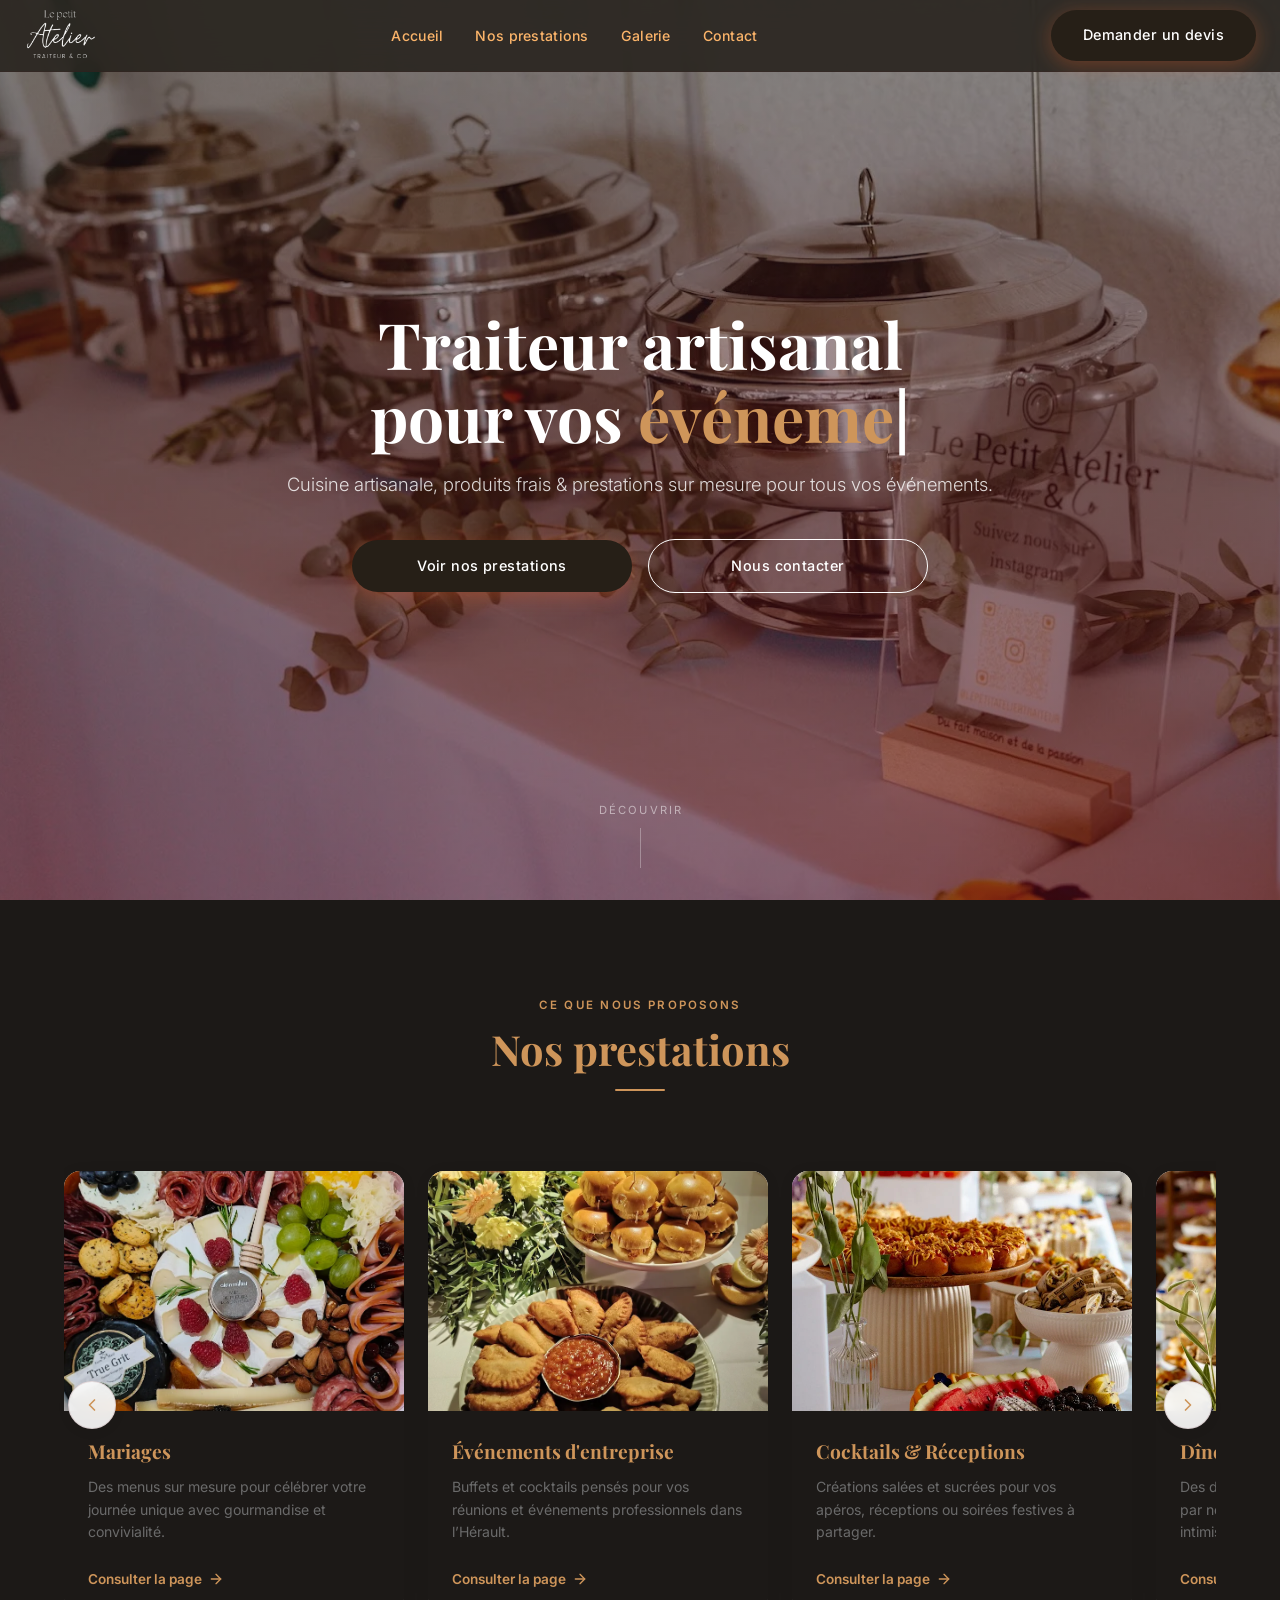
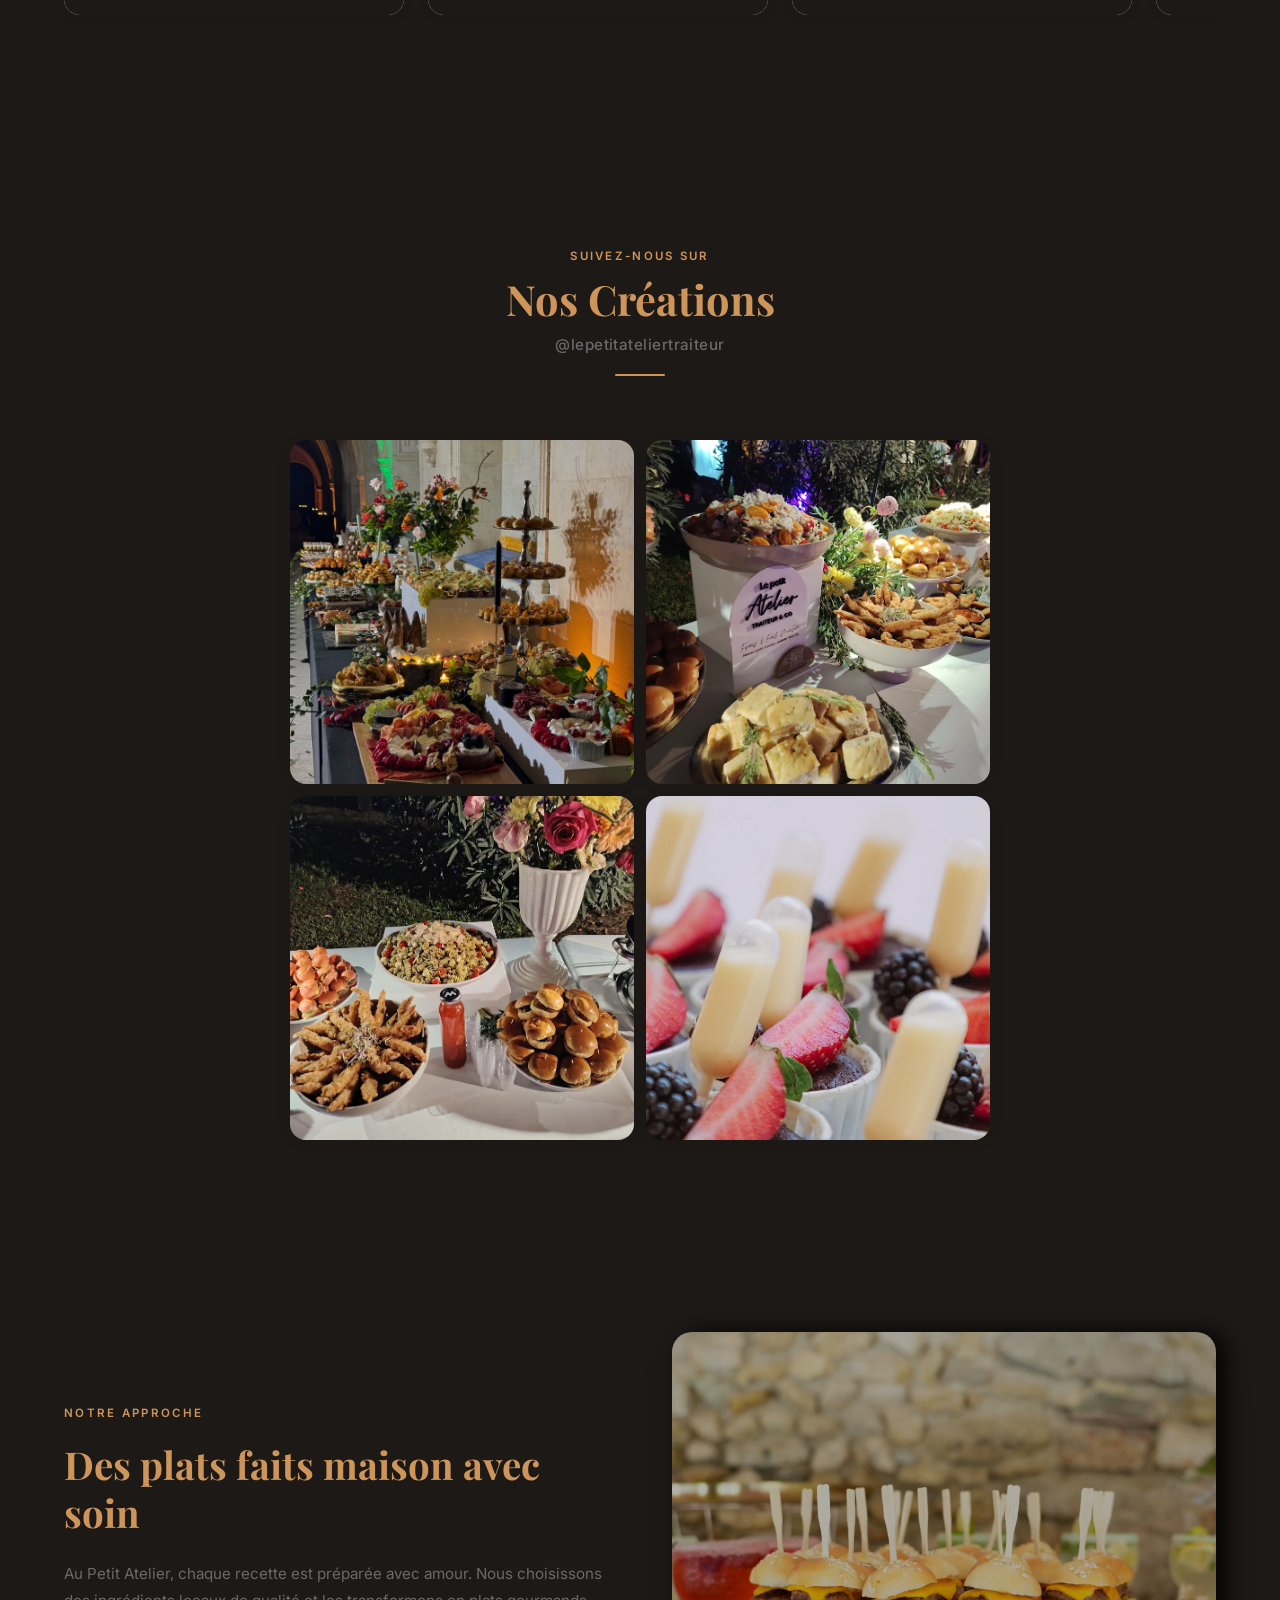
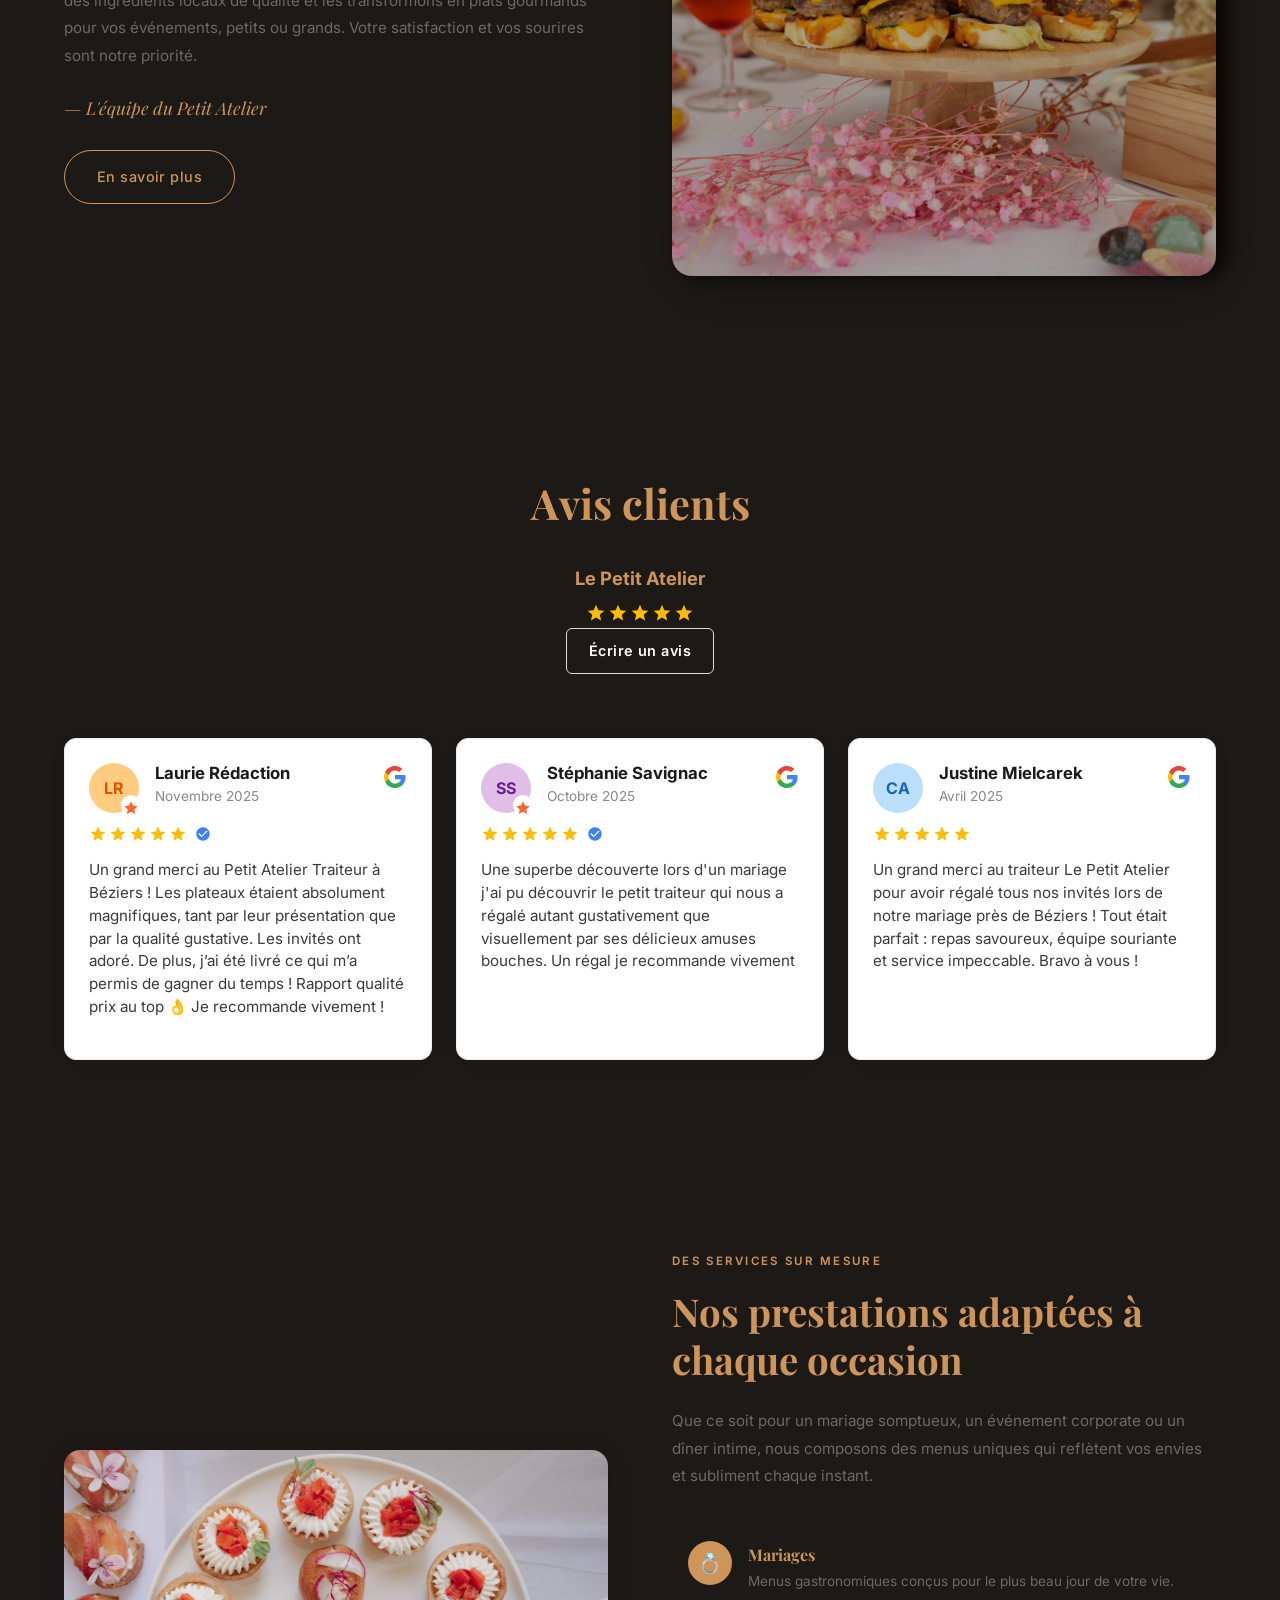
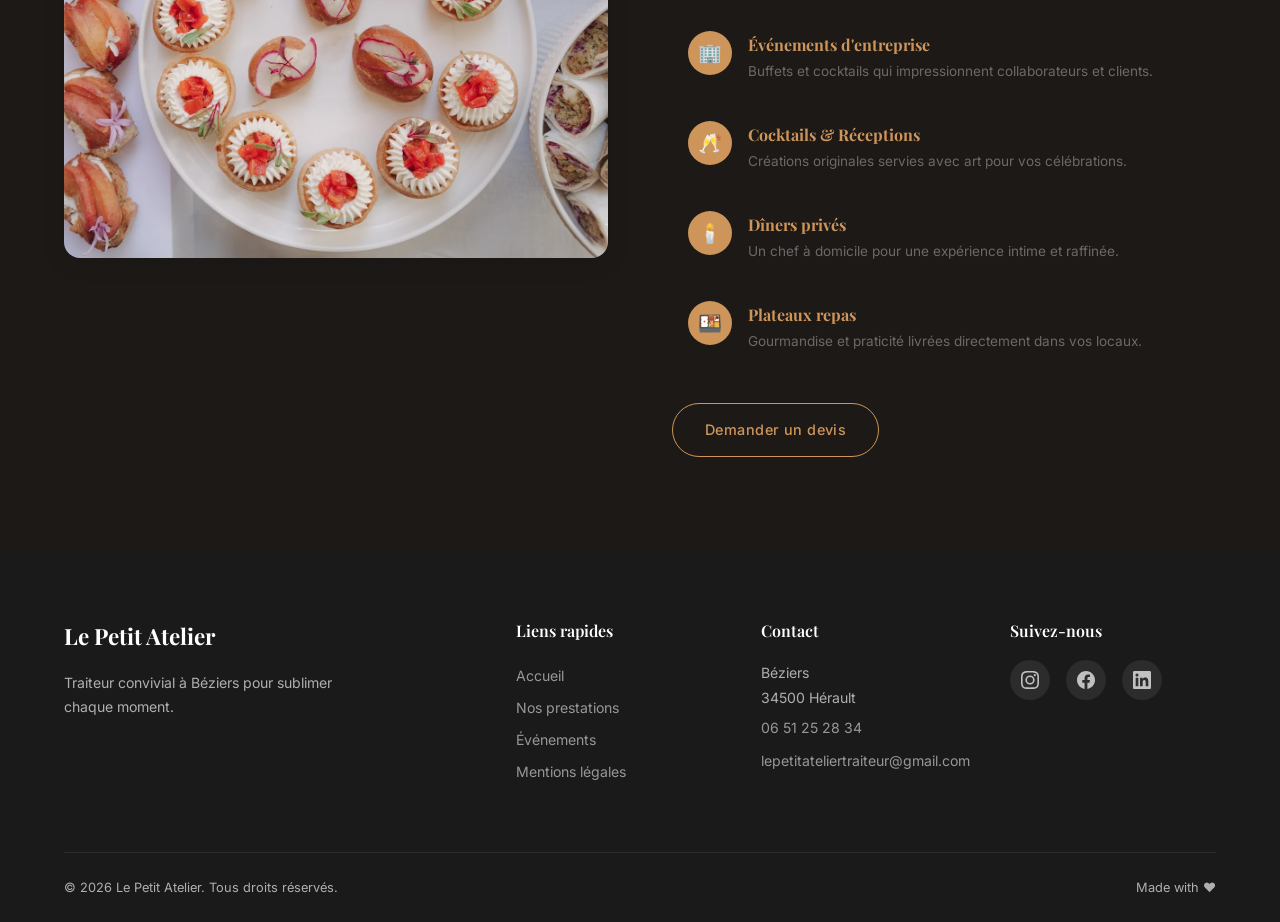
<file: index.html>
<!DOCTYPE html>
<html lang="fr">

<head>
  <meta charset="UTF-8">
  <meta name="viewport" content="width=device-width, initial-scale=1.0">

  <!-- SEO -->
  <title>Le Petit Atelier — Traiteur à Béziers</title>
<meta name="description"
  content="Le Petit Atelier, traiteur à Béziers. Événements, plateaux repas, buffets et créations artisanales pour particuliers et professionnels.">
  <meta name="theme-color" content="#600e1a">

  <!-- Google Fonts -->
  <link rel="preconnect" href="https://fonts.googleapis.com">
  <link rel="preconnect" href="https://fonts.gstatic.com" crossorigin>
  <link
    href="https://fonts.googleapis.com/css2?family=Inter:wght@300;400;500;600;700&family=Playfair+Display:ital,wght@0,400;0,600;0,700;1,400&display=swap"
    rel="stylesheet">

  <!-- Stylesheet -->
  <link rel="stylesheet" href="styles.css">
</head>

<body data-page="index">

  <!-- ═══════════════════════════════════════════════════════
       NAVBAR
       ═══════════════════════════════════════════════════════ -->
  <nav class="navbar" id="navbar">
    <div class="navbar__inner">

      <!-- Logo -->
       <a href="index.html" class="navbar__logo">
        <img src="assets/images/logo.png" alt="Le petit atelier" class="logo">        
       </a>
        

      <!-- Desktop Links -->
      <ul class="navbar__links">
        <li><a href="index.html" data-i18n="nav_accueil">Accueil</a></li>
        <li><a href="#prestations" data-i18n="nav_prestations">Nos prestations</a></li>
        <li><a href="#" data-i18n="nav_evenements">Galerie</a></li>
        <li><a href="contact.html" data-i18n="nav_contact">Contact</a></li>
      </ul>

      <!-- Right side: lang toggle + CTA -->
      <div class="navbar__right">

        <!-- CTA (desktop only) -->
        <a href="devis.html" class="btn btn--primary navbar__cta" data-i18n="nav_cta">Demander un devis</a>

        <!-- Hamburger (mobile) -->
        <button class="hamburger" id="hamburger" aria-label="Menu">
          <span></span>
          <span></span>
          <span></span>
        </button>
      </div>
    </div>
  </nav>

  <!-- Mobile menu overlay -->
  <div class="mobile-menu" id="mobileMenu">

    <a href="index.html" data-i18n="nav_accueil">Accueil</a>
    <a href="#prestations" data-i18n="nav_prestations">Nos prestations</a>
    <a href="#" data-i18n="nav_evenements">Galerie</a>
    <a href="contact.html" data-i18n="nav_contact">Contact</a>
    <a href="devis.html" class="btn btn--primary" data-i18n="nav_cta">Demander un devis</a>
  </div>


  <!-- ═══════════════════════════════════════════════════════
       HERO SECTION
       ═══════════════════════════════════════════════════════ -->
  <section class="hero" id="hero">
    <!-- Background image -->
    <div class="hero__bg">
      <img src="assets/images/hero.png" alt="Gastronomie haut de gamme" loading="eager">
    </div>

    <!-- Overlay -->
    <div class="hero__overlay"></div>

    <!-- Content -->
    <div class="hero__content">
      <h1 class="hero__title">
        <span data-i18n="hero_title_prefix">Traiteur artisanal<br>pour vos</span>
        <span class="typewriter"></span>
      </h1>

      <p class="hero__subtitle" data-i18n="hero_subtitle">
        Cuisine artisanale, produits frais & prestations sur mesure pour tous vos événements.
      </p>

      <div class="hero__buttons">
        <a href="#prestations" class="btn btn--primary" data-i18n="hero_btn1">Voir nos prestations</a>
        <a href="#" class="btn btn--outline" data-i18n="hero_btn2">Nous contacter</a>
      </div>
    </div>

    <!-- Scroll indicator -->
    <div class="hero__scroll">
      <span data-i18n="hero_scroll">Découvrir</span>
      <div class="hero__scroll-line"></div>
    </div>
  </section>


  <!-- ═══════════════════════════════════════════════════════
       PRESTATIONS — CARROUSEL
       ═══════════════════════════════════════════════════════ -->
  <section class="prestations" id="prestations">
    <div class="container">

      <div class="section-header reveal">
        <span class="section-header__label" data-i18n="prest_label">Ce que nous proposons</span>
        <h2 class="section-header__title" data-i18n="prest_title">Nos prestations</h2>
        <div class="section-header__line"></div>
      </div>

      <div class="carousel reveal">

        <!-- Navigation arrows (desktop) -->
        <button class="carousel__arrow carousel__arrow--left" id="carouselPrev" aria-label="Précédent">
          <svg viewBox="0 0 24 24" fill="none" stroke="currentColor" stroke-width="2" stroke-linecap="round"
            stroke-linejoin="round">
            <path d="m15 18-6-6 6-6" />
          </svg>
        </button>
        <button class="carousel__arrow carousel__arrow--right" id="carouselNext" aria-label="Suivant">
          <svg viewBox="0 0 24 24" fill="none" stroke="currentColor" stroke-width="2" stroke-linecap="round"
            stroke-linejoin="round">
            <path d="m9 18 6-6-6-6" />
          </svg>
        </button>

        <div class="carousel__track">

<!-- Card 1: Mariages -->
<article class="card">
  <div class="card__image">
    <img src="assets/images/card-mariages.png" alt="Traiteur mariage à Béziers" loading="lazy">
  </div>
  <div class="card__body">
    <h3 class="card__title" data-i18n="card1_title">Mariages</h3>
    <p class="card__text" data-i18n="card1_text">
      Des menus sur mesure pour célébrer votre journée unique avec gourmandise et convivialité.
    </p>
    <a href="#" class="card__link" data-i18n="card_btn">
      Consulter la page
      <svg viewBox="0 0 24 24" fill="none" stroke="currentColor" stroke-width="2" stroke-linecap="round"
        stroke-linejoin="round">
        <path d="M5 12h14" />
        <path d="m12 5 7 7-7 7" />
      </svg>
    </a>
  </div>
</article>

<!-- Card 2: Événements d'entreprise -->
<article class="card">
  <div class="card__image">
    <img src="assets/images/card-entreprise.png" alt="Événements pro à Béziers" loading="lazy">
  </div>
  <div class="card__body">
    <h3 class="card__title" data-i18n="card2_title">Événements d'entreprise</h3>
    <p class="card__text" data-i18n="card2_text">
      Buffets et cocktails pensés pour vos réunions et événements professionnels dans l’Hérault.
    </p>
    <a href="#" class="card__link" data-i18n="card_btn">
      Consulter la page
      <svg viewBox="0 0 24 24" fill="none" stroke="currentColor" stroke-width="2" stroke-linecap="round"
        stroke-linejoin="round">
        <path d="M5 12h14" />
        <path d="m12 5 7 7-7 7" />
      </svg>
    </a>
  </div>
</article>

<!-- Card 3: Cocktails & Réceptions -->
<article class="card">
  <div class="card__image">
    <img src="assets/images/card-cocktails.png" alt="Cocktails et réceptions Béziers" loading="lazy">
  </div>
  <div class="card__body">
    <h3 class="card__title" data-i18n="card3_title">Cocktails & Réceptions</h3>
    <p class="card__text" data-i18n="card3_text">
      Créations salées et sucrées pour vos apéros, réceptions ou soirées festives à partager.
    </p>
    <a href="#" class="card__link" data-i18n="card_btn">
      Consulter la page
      <svg viewBox="0 0 24 24" fill="none" stroke="currentColor" stroke-width="2" stroke-linecap="round"
        stroke-linejoin="round">
        <path d="M5 12h14" />
        <path d="m12 5 7 7-7 7" />
      </svg>
    </a>
  </div>
</article>

<!-- Card 4: Dîners privés -->
<article class="card">
  <div class="card__image">
    <img src="assets/images/card-diners.png" alt="Dîners privés Béziers" loading="lazy">
  </div>
  <div class="card__body">
    <h3 class="card__title" data-i18n="card4_title">Dîners privés</h3>
    <p class="card__text" data-i18n="card4_text">
      Des dîners sur mesure chez vous, préparés par nos chefs pour un moment gourmand et intimiste.
    </p>
    <a href="#" class="card__link" data-i18n="card_btn">
      Consulter la page
      <svg viewBox="0 0 24 24" fill="none" stroke="currentColor" stroke-width="2" stroke-linecap="round"
        stroke-linejoin="round">
        <path d="M5 12h14" />
        <path d="m12 5 7 7-7 7" />
      </svg>
    </a>
  </div>
</article>

<!-- Card 5: Plateaux repas -->
<article class="card">
  <div class="card__image">
    <img src="assets/images/card-plateaux.png" alt="Plateaux repas Béziers" loading="lazy">
  </div>
  <div class="card__body">
    <h3 class="card__title" data-i18n="card5_title">Plateaux repas</h3>
    <p class="card__text" data-i18n="card5_text">
      Plateaux gourmands livrés directement dans vos locaux, pratiques et savoureux pour tous vos repas.
    </p>
    <a href="#" class="card__link" data-i18n="card_btn">
      Consulter la page
      <svg viewBox="0 0 24 24" fill="none" stroke="currentColor" stroke-width="2" stroke-linecap="round"
        stroke-linejoin="round">
        <path d="M5 12h14" />
        <path d="m12 5 7 7-7 7" />
      </svg>
    </a>
  </div>
</article>

        </div><!-- /.carousel__track -->
      </div><!-- /.carousel -->

    </div>
  </section>


  <!-- ═══════════════════════════════════════════════════════
       GALERIE PRODUITS — Style Instagram
       ═══════════════════════════════════════════════════════ -->
  <section class="gallery" id="gallery">
    <div class="container">

      <div class="section-header reveal">
        <span class="section-header__label" data-i18n="gallery_label">Suivez-nous sur</span>
        <h2 class="section-header__title" data-i18n="gallery_title">Nos <span class="highlight">Créations</span></h2>
        <p class="gallery__handle" data-i18n="gallery_handle">@lepetitateliertraiteur</p>
        <div class="section-header__line"></div>
      </div>

      <div class="gallery__grid reveal">

        <div class="gallery__item">
          <img src="assets/images/gallery-1.png" alt="Création gastronomique — entrée raffinée" loading="lazy">
          <div class="gallery__overlay">
            <svg class="gallery__icon" viewBox="0 0 24 24" fill="none" stroke="currentColor" stroke-width="2"
              stroke-linecap="round" stroke-linejoin="round">
              <path d="M21 15v4a2 2 0 0 1-2 2H5a2 2 0 0 1-2-2v-4" />
              <polyline points="17 8 12 3 7 8" />
              <line x1="12" y1="3" x2="12" y2="15" />
            </svg>
          </div>
        </div>

        <div class="gallery__item">
          <img src="assets/images/gallery-2.png" alt="Buffet traiteur haut de gamme" loading="lazy">
          <div class="gallery__overlay">
            <svg class="gallery__icon" viewBox="0 0 24 24" fill="none" stroke="currentColor" stroke-width="2"
              stroke-linecap="round" stroke-linejoin="round">
              <path d="M21 15v4a2 2 0 0 1-2 2H5a2 2 0 0 1-2-2v-4" />
              <polyline points="17 8 12 3 7 8" />
              <line x1="12" y1="3" x2="12" y2="15" />
            </svg>
          </div>
        </div>

        <div class="gallery__item">
          <img src="assets/images/gallery-3.png" alt="Pâtisserie artisanale d'exception" loading="lazy">
          <div class="gallery__overlay">
            <svg class="gallery__icon" viewBox="0 0 24 24" fill="none" stroke="currentColor" stroke-width="2"
              stroke-linecap="round" stroke-linejoin="round">
              <path d="M21 15v4a2 2 0 0 1-2 2H5a2 2 0 0 1-2-2v-4" />
              <polyline points="17 8 12 3 7 8" />
              <line x1="12" y1="3" x2="12" y2="15" />
            </svg>
          </div>
        </div>

        <div class="gallery__item">
          <img src="assets/images/gallery-4.png" alt="Réception cocktail prestige" loading="lazy">
          <div class="gallery__overlay">
            <svg class="gallery__icon" viewBox="0 0 24 24" fill="none" stroke="currentColor" stroke-width="2"
              stroke-linecap="round" stroke-linejoin="round">
              <path d="M21 15v4a2 2 0 0 1-2 2H5a2 2 0 0 1-2-2v-4" />
              <polyline points="17 8 12 3 7 8" />
              <line x1="12" y1="3" x2="12" y2="15" />
            </svg>
          </div>
        </div>

      </div><!-- /.gallery__grid -->

    </div>
  </section>


  <!-- ═══════════════════════════════════════════════════════
       SAVOIR-FAIRE
       ═══════════════════════════════════════════════════════ -->
  <section class="savoir-faire" id="savoir-faire">
    <div class="container">
      <div class="savoir-faire__grid">

        <!-- Text column -->
        <div class="savoir-faire__text reveal">
          <span class="savoir-faire__label" data-i18n="sf_label">Notre approche</span>
          <h2 class="savoir-faire__title" data-i18n="sf_title">Des plats faits maison avec soin</h2>
          <p class="savoir-faire__desc" data-i18n="sf_desc">
                Au Petit Atelier, chaque recette est préparée avec amour. Nous choisissons des ingrédients locaux
                de qualité et les transformons en plats gourmands pour vos événements, petits ou grands. Votre satisfaction et vos
                sourires sont notre priorité.
          </p>
          <p class="savoir-faire__signature" data-i18n="sf_signature">— L'équipe du Petit Atelier</p>
          <br>
          <a href="#" class="btn btn--outline-dark" data-i18n="sf_btn">En savoir plus</a>
        </div>

        <!-- Image column -->
        <div class="savoir-faire__image reveal">
          <img src="assets/images/savoir-faire.png" alt="Chef en action" loading="lazy">
        </div>

      </div>
    </div>
  </section>


  <!-- ═══════════════════════════════════════════════════════
       AVIS CLIENTS — Trustindex Style
       ═══════════════════════════════════════════════════════ -->
  <section class="reviews" id="reviews">
    <div class="container">

      <div class="reviews__header reveal">
        <h2 class="reviews__title" data-i18n="reviews_title">Avis clients</h2>
        <div class="reviews__summary">
          <div class="reviews__brand" data-i18n="reviews_brand">Le Petit Atelier</div>
          <div class="reviews__stars">
            <svg viewBox="0 0 24 24" class="star">
              <path d="M12 17.27L18.18 21l-1.64-7.03L22 9.24l-7.19-.61L12 2 9.19 8.63 2 9.24l5.46 4.73L5.82 21z" />
            </svg>
            <svg viewBox="0 0 24 24" class="star">
              <path d="M12 17.27L18.18 21l-1.64-7.03L22 9.24l-7.19-.61L12 2 9.19 8.63 2 9.24l5.46 4.73L5.82 21z" />
            </svg>
            <svg viewBox="0 0 24 24" class="star">
              <path d="M12 17.27L18.18 21l-1.64-7.03L22 9.24l-7.19-.61L12 2 9.19 8.63 2 9.24l5.46 4.73L5.82 21z" />
            </svg>
            <svg viewBox="0 0 24 24" class="star">
              <path d="M12 17.27L18.18 21l-1.64-7.03L22 9.24l-7.19-.61L12 2 9.19 8.63 2 9.24l5.46 4.73L5.82 21z" />
            </svg>
            <svg viewBox="0 0 24 24" class="star">
              <path d="M12 17.27L18.18 21l-1.64-7.03L22 9.24l-7.19-.61L12 2 9.19 8.63 2 9.24l5.46 4.73L5.82 21z" />
            </svg>
          </div>
          <a href="https://search.google.com/local/writereview?placeid=ChIJ4euG1miDj24RF4-Cpw-s_hk" target="_blank"
            rel="noopener noreferrer" class="btn btn--outline-dark reviews__btn" data-i18n="reviews_write">Écrire un
            avis</a>
        </div>
      </div>

      <div class="reviews__grid">
        <!-- Card 1 -->
        <div class="reviews__card reveal">
          <div class="reviews__card-top">
            <div class="reviews__avatar-wrap">
              <div class="reviews__avatar"
                style="background:#ffcc80;display:flex;align-items:center;justify-content:center;font-weight:bold;color:#e65100;">
                LR</div>
              <div class="reviews__avatar-badge">
                <svg viewBox="0 0 24 24" fill="#fb662b">
                  <path
                    d="M12 2l3.09 6.26L22 9.27l-5 4.87 1.18 6.88L12 17.77l-6.18 3.25L7 14.14 2 9.27l6.91-1.01L12 2z" />
                </svg>
              </div>
            </div>
            <div class="reviews__meta">
              <h3 class="reviews__name">Laurie Rédaction</h3>
              <span class="reviews__date" data-i18n="reviews_date">Novembre 2025</span>
            </div>
            <div class="reviews__google-icon">
              <svg viewBox="0 0 24 24" width="24" height="24" xmlns="http://www.w3.org/2000/svg">
                <path
                  d="M22.56 12.25c0-.78-.07-1.53-.2-2.25H12v4.26h5.92c-.26 1.37-1.04 2.53-2.21 3.31v2.77h3.57c2.08-1.92 3.28-4.74 3.28-8.09z"
                  fill="#4285F4" />
                <path
                  d="M12 23c2.97 0 5.46-.98 7.28-2.66l-3.57-2.77c-.98.66-2.23 1.06-3.71 1.06-2.86 0-5.29-1.93-6.16-4.53H2.18v2.84C3.99 20.53 7.7 23 12 23z"
                  fill="#34A853" />
                <path
                  d="M5.84 14.09c-.22-.66-.35-1.36-.35-2.09s.13-1.43.35-2.09V7.07H2.18C1.43 8.55 1 10.22 1 12s.43 3.45 1.18 4.93l2.85-2.22.81-.62z"
                  fill="#FBBC05" />
                <path
                  d="M12 5.38c1.62 0 3.06.56 4.21 1.64l3.15-3.15C17.45 2.09 14.97 1 12 1 7.7 1 3.99 3.47 2.18 7.07l3.66 2.84c.87-2.6 3.3-4.53 6.16-4.53z"
                  fill="#EA4335" />
              </svg>
            </div>
          </div>

          <div class="reviews__rating">
            <div class="reviews__stars">
              <svg viewBox="0 0 24 24" class="star">
                <path d="M12 17.27L18.18 21l-1.64-7.03L22 9.24l-7.19-.61L12 2 9.19 8.63 2 9.24l5.46 4.73L5.82 21z" />
              </svg>
              <svg viewBox="0 0 24 24" class="star">
                <path d="M12 17.27L18.18 21l-1.64-7.03L22 9.24l-7.19-.61L12 2 9.19 8.63 2 9.24l5.46 4.73L5.82 21z" />
              </svg>
              <svg viewBox="0 0 24 24" class="star">
                <path d="M12 17.27L18.18 21l-1.64-7.03L22 9.24l-7.19-.61L12 2 9.19 8.63 2 9.24l5.46 4.73L5.82 21z" />
              </svg>
              <svg viewBox="0 0 24 24" class="star">
                <path d="M12 17.27L18.18 21l-1.64-7.03L22 9.24l-7.19-.61L12 2 9.19 8.63 2 9.24l5.46 4.73L5.82 21z" />
              </svg>
              <svg viewBox="0 0 24 24" class="star">
                <path d="M12 17.27L18.18 21l-1.64-7.03L22 9.24l-7.19-.61L12 2 9.19 8.63 2 9.24l5.46 4.73L5.82 21z" />
              </svg>
            </div>
            <div class="reviews__verified">
              <svg viewBox="0 0 24 24" fill="#3b82f6" width="16" height="16">
                <path
                  d="M12 2C6.48 2 2 6.48 2 12s4.48 10 10 10 10-4.48 10-10S17.52 2 12 2zm-2 15l-5-5 1.41-1.41L10 14.17l7.59-7.59L19 8l-9 9z" />
              </svg>
            </div>
          </div>

          <p class="reviews__text" data-i18n="reviews_text">
Un grand merci au Petit Atelier Traiteur à Béziers ! Les plateaux étaient absolument magnifiques, tant par leur présentation que par la qualité gustative. Les invités ont adoré. De plus, j’ai été livré ce qui m’a permis de gagner du temps ! Rapport qualité prix au top 👌 Je recommande vivement !
          </p>
        </div>

        <!-- Card 2 -->
        <div class="reviews__card reveal" style="transition-delay: 0.1s;">
          <div class="reviews__card-top">
            <div class="reviews__avatar-wrap">
              <div class="reviews__avatar"
                style="background:#e1bee7;display:flex;align-items:center;justify-content:center;font-weight:bold;color:#6a1b9a;">
                SS</div>
              <div class="reviews__avatar-badge">
                <svg viewBox="0 0 24 24" fill="#fb662b">
                  <path
                    d="M12 2l3.09 6.26L22 9.27l-5 4.87 1.18 6.88L12 17.77l-6.18 3.25L7 14.14 2 9.27l6.91-1.01L12 2z" />
                </svg>
              </div>
            </div>
            <div class="reviews__meta">
              <h3 class="reviews__name">Stéphanie Savignac</h3>
              <span class="reviews__date" data-i18n="reviews_date2">Octobre 2025</span>
            </div>
            <div class="reviews__google-icon">
              <svg viewBox="0 0 24 24" width="24" height="24" xmlns="http://www.w3.org/2000/svg">
                <path
                  d="M22.56 12.25c0-.78-.07-1.53-.2-2.25H12v4.26h5.92c-.26 1.37-1.04 2.53-2.21 3.31v2.77h3.57c2.08-1.92 3.28-4.74 3.28-8.09z"
                  fill="#4285F4" />
                <path
                  d="M12 23c2.97 0 5.46-.98 7.28-2.66l-3.57-2.77c-.98.66-2.23 1.06-3.71 1.06-2.86 0-5.29-1.93-6.16-4.53H2.18v2.84C3.99 20.53 7.7 23 12 23z"
                  fill="#34A853" />
                <path
                  d="M5.84 14.09c-.22-.66-.35-1.36-.35-2.09s.13-1.43.35-2.09V7.07H2.18C1.43 8.55 1 10.22 1 12s.43 3.45 1.18 4.93l2.85-2.22.81-.62z"
                  fill="#FBBC05" />
                <path
                  d="M12 5.38c1.62 0 3.06.56 4.21 1.64l3.15-3.15C17.45 2.09 14.97 1 12 1 7.7 1 3.99 3.47 2.18 7.07l3.66 2.84c.87-2.6 3.3-4.53 6.16-4.53z"
                  fill="#EA4335" />
              </svg>
            </div>
          </div>

          <div class="reviews__rating">
            <div class="reviews__stars">
              <svg viewBox="0 0 24 24" class="star">
                <path d="M12 17.27L18.18 21l-1.64-7.03L22 9.24l-7.19-.61L12 2 9.19 8.63 2 9.24l5.46 4.73L5.82 21z" />
              </svg>
              <svg viewBox="0 0 24 24" class="star">
                <path d="M12 17.27L18.18 21l-1.64-7.03L22 9.24l-7.19-.61L12 2 9.19 8.63 2 9.24l5.46 4.73L5.82 21z" />
              </svg>
              <svg viewBox="0 0 24 24" class="star">
                <path d="M12 17.27L18.18 21l-1.64-7.03L22 9.24l-7.19-.61L12 2 9.19 8.63 2 9.24l5.46 4.73L5.82 21z" />
              </svg>
              <svg viewBox="0 0 24 24" class="star">
                <path d="M12 17.27L18.18 21l-1.64-7.03L22 9.24l-7.19-.61L12 2 9.19 8.63 2 9.24l5.46 4.73L5.82 21z" />
              </svg>
              <svg viewBox="0 0 24 24" class="star">
                <path d="M12 17.27L18.18 21l-1.64-7.03L22 9.24l-7.19-.61L12 2 9.19 8.63 2 9.24l5.46 4.73L5.82 21z" />
              </svg>
            </div>
            <div class="reviews__verified">
              <svg viewBox="0 0 24 24" fill="#3b82f6" width="16" height="16">
                <path
                  d="M12 2C6.48 2 2 6.48 2 12s4.48 10 10 10 10-4.48 10-10S17.52 2 12 2zm-2 15l-5-5 1.41-1.41L10 14.17l7.59-7.59L19 8l-9 9z" />
              </svg>
            </div>
          </div>

          <p class="reviews__text" data-i18n="reviews_text2">
Une superbe découverte lors d'un mariage j'ai pu découvrir le petit traiteur qui nous a régalé autant gustativement que visuellement par ses délicieux amuses bouches. Un régal je recommande vivement
          </p>
        </div>

        <!-- Card 3 -->
        <div class="reviews__card reveal" style="transition-delay: 0.2s;">
          <div class="reviews__card-top">
            <div class="reviews__avatar-wrap">
              <div class="reviews__avatar"
                style="background:#bbdefb;display:flex;align-items:center;justify-content:center;font-weight:bold;color:#1565c0;">
                CA</div>
            </div>
            <div class="reviews__meta">
              <h3 class="reviews__name">Justine Mielcarek</h3>
              <span class="reviews__date" data-i18n="reviews_date3">Avril 2025</span>
            </div>
            <div class="reviews__google-icon">
              <svg viewBox="0 0 24 24" width="24" height="24" xmlns="http://www.w3.org/2000/svg">
                <path
                  d="M22.56 12.25c0-.78-.07-1.53-.2-2.25H12v4.26h5.92c-.26 1.37-1.04 2.53-2.21 3.31v2.77h3.57c2.08-1.92 3.28-4.74 3.28-8.09z"
                  fill="#4285F4" />
                <path
                  d="M12 23c2.97 0 5.46-.98 7.28-2.66l-3.57-2.77c-.98.66-2.23 1.06-3.71 1.06-2.86 0-5.29-1.93-6.16-4.53H2.18v2.84C3.99 20.53 7.7 23 12 23z"
                  fill="#34A853" />
                <path
                  d="M5.84 14.09c-.22-.66-.35-1.36-.35-2.09s.13-1.43.35-2.09V7.07H2.18C1.43 8.55 1 10.22 1 12s.43 3.45 1.18 4.93l2.85-2.22.81-.62z"
                  fill="#FBBC05" />
                <path
                  d="M12 5.38c1.62 0 3.06.56 4.21 1.64l3.15-3.15C17.45 2.09 14.97 1 12 1 7.7 1 3.99 3.47 2.18 7.07l3.66 2.84c.87-2.6 3.3-4.53 6.16-4.53z"
                  fill="#EA4335" />
              </svg>
            </div>
          </div>

          <div class="reviews__rating">
            <div class="reviews__stars">
              <svg viewBox="0 0 24 24" class="star">
                <path d="M12 17.27L18.18 21l-1.64-7.03L22 9.24l-7.19-.61L12 2 9.19 8.63 2 9.24l5.46 4.73L5.82 21z" />
              </svg>
              <svg viewBox="0 0 24 24" class="star">
                <path d="M12 17.27L18.18 21l-1.64-7.03L22 9.24l-7.19-.61L12 2 9.19 8.63 2 9.24l5.46 4.73L5.82 21z" />
              </svg>
              <svg viewBox="0 0 24 24" class="star">
                <path d="M12 17.27L18.18 21l-1.64-7.03L22 9.24l-7.19-.61L12 2 9.19 8.63 2 9.24l5.46 4.73L5.82 21z" />
              </svg>
              <svg viewBox="0 0 24 24" class="star">
                <path d="M12 17.27L18.18 21l-1.64-7.03L22 9.24l-7.19-.61L12 2 9.19 8.63 2 9.24l5.46 4.73L5.82 21z" />
              </svg>
              <svg viewBox="0 0 24 24" class="star">
                <path d="M12 17.27L18.18 21l-1.64-7.03L22 9.24l-7.19-.61L12 2 9.19 8.63 2 9.24l5.46 4.73L5.82 21z" />
              </svg>
            </div>
          </div>

          <p class="reviews__text" data-i18n="reviews_text3">
            Un grand merci au traiteur Le Petit Atelier pour avoir régalé tous nos invités lors de notre mariage près de Béziers !
Tout était parfait : repas savoureux, équipe souriante et service impeccable. Bravo à vous !
          </p>
        </div>
      </div>

    </div>

    </div>
  </section>


  <!-- ═══════════════════════════════════════════════════════
       NOS PRESTATIONS — Section détaillée
       ═══════════════════════════════════════════════════════ -->
  <section class="prestations-detail" id="prestations-detail">
    <div class="container">
      <div class="prestations-detail__grid">

        <!-- Image column (left on desktop) -->
        <div class="prestations-detail__image reveal">
          <img src="assets/images/prestations-overview.png" alt="Vue d'ensemble de nos prestations traiteur"
            loading="lazy">
        </div>

        <!-- Text column (right on desktop) -->
        <div class="prestations-detail__text reveal">
          <span class="prestations-detail__label" data-i18n="pd_label">Des services sur mesure</span>
          <h2 class="prestations-detail__title" data-i18n="pd_title">Nos prestations adaptées à chaque occasion</h2>
          <p class="prestations-detail__desc" data-i18n="pd_desc">
            Que ce soit pour un mariage somptueux, un événement corporate ou un dîner intime, nous composons des menus
            uniques qui reflètent vos envies et subliment chaque instant.
          </p>

          <ul class="prestations-detail__list">
            <li class="prestations-detail__item">
              <span class="prestations-detail__icon">💍</span>
              <div>
                <strong data-i18n="pd_item1_title">Mariages</strong>
                <p data-i18n="pd_item1_text">Menus gastronomiques conçus pour le plus beau jour de votre vie.</p>
              </div>
            </li>
            <li class="prestations-detail__item">
              <span class="prestations-detail__icon">🏢</span>
              <div>
                <strong data-i18n="pd_item2_title">Événements d'entreprise</strong>
                <p data-i18n="pd_item2_text">Buffets et cocktails qui impressionnent collaborateurs et clients.</p>
              </div>
            </li>
            <li class="prestations-detail__item">
              <span class="prestations-detail__icon">🥂</span>
              <div>
                <strong data-i18n="pd_item3_title">Cocktails & Réceptions</strong>
                <p data-i18n="pd_item3_text">Créations originales servies avec art pour vos célébrations.</p>
              </div>
            </li>
            <li class="prestations-detail__item">
              <span class="prestations-detail__icon">🕯️</span>
              <div>
                <strong data-i18n="pd_item4_title">Dîners privés</strong>
                <p data-i18n="pd_item4_text">Un chef à domicile pour une expérience intime et raffinée.</p>
              </div>
            </li>
            <li class="prestations-detail__item">
              <span class="prestations-detail__icon">🍱</span>
              <div>
                <strong data-i18n="pd_item5_title">Plateaux repas</strong>
                <p data-i18n="pd_item5_text">Gourmandise et praticité livrées directement dans vos locaux.</p>
              </div>
            </li>
          </ul>

          <a href="#" class="btn btn--outline-dark" data-i18n="pd_btn">Demander un devis</a>
        </div>

      </div>
    </div>
  </section>


  <!-- ═══════════════════════════════════════════════════════
       FOOTER
       ═══════════════════════════════════════════════════════ -->
  <footer class="footer">
    <div class="container">

      <div class="footer__grid">

        <!-- Brand -->
        <div class="footer__brand">
          <div class="footer__logo">Le Petit Atelier</div>
          <p data-i18n="footer_desc">Traiteur convivial à Béziers pour sublimer chaque moment.</p>
        </div>

        <!-- Links -->
        <div class="footer__col">
          <h4 data-i18n="footer_h_links">Liens rapides</h4>
          <a href="#" data-i18n="footer_link1">Accueil</a>
          <a href="#" data-i18n="footer_link2">Nos prestations</a>
          <a href="#" data-i18n="footer_link3">Événements</a>
          <a href="#" data-i18n="footer_link4">Mentions légales</a>
        </div>

        <!-- Contact -->
        <div class="footer__col">
          <h4 data-i18n="footer_h_contact">Contact</h4>
          <p data-i18n="footer_addr">Béziers<br>34500 Hérault</p>
          <p><a href="tel:+33651252834" data-i18n="footer_phone">06 51 25 28 34</a></p>
          <p><a href="mailto:lepetitateliertraiteur@gmail.com" data-i18n="footer_email">lepetitateliertraiteur@gmail.com</a></p>
        </div>

        <!-- Socials -->
        <div class="footer__col">
          <h4 data-i18n="footer_h_social">Suivez-nous</h4>
          <div class="footer__socials">
            <!-- Instagram -->
            <a href="#" class="footer__social" aria-label="Instagram">
              <svg viewBox="0 0 24 24">
                <path
                  d="M12 2.163c3.204 0 3.584.012 4.85.07 3.252.148 4.771 1.691 4.919 4.919.058 1.265.069 1.645.069 4.849 0 3.205-.012 3.584-.069 4.849-.149 3.225-1.664 4.771-4.919 4.919-1.266.058-1.644.07-4.85.07-3.204 0-3.584-.012-4.849-.07-3.26-.149-4.771-1.699-4.919-4.92-.058-1.265-.07-1.644-.07-4.849 0-3.204.013-3.583.07-4.849.149-3.227 1.664-4.771 4.919-4.919 1.266-.057 1.645-.069 4.849-.069zM12 0C8.741 0 8.333.014 7.053.072 2.695.272.273 2.69.073 7.052.014 8.333 0 8.741 0 12c0 3.259.014 3.668.072 4.948.2 4.358 2.618 6.78 6.98 6.98C8.333 23.986 8.741 24 12 24c3.259 0 3.668-.014 4.948-.072 4.354-.2 6.782-2.618 6.979-6.98.059-1.28.073-1.689.073-4.948 0-3.259-.014-3.667-.072-4.947-.196-4.354-2.617-6.78-6.979-6.98C15.668.014 15.259 0 12 0zm0 5.838a6.162 6.162 0 100 12.324 6.162 6.162 0 000-12.324zM12 16a4 4 0 110-8 4 4 0 010 8zm6.406-11.845a1.44 1.44 0 100 2.881 1.44 1.44 0 000-2.881z" />
              </svg>
            </a>
            <!-- Facebook -->
            <a href="#" class="footer__social" aria-label="Facebook">
              <svg viewBox="0 0 24 24">
                <path
                  d="M24 12.073c0-6.627-5.373-12-12-12s-12 5.373-12 12c0 5.99 4.388 10.954 10.125 11.854v-8.385H7.078v-3.47h3.047V9.43c0-3.007 1.792-4.669 4.533-4.669 1.312 0 2.686.235 2.686.235v2.953H15.83c-1.491 0-1.956.925-1.956 1.874v2.25h3.328l-.532 3.47h-2.796v8.385C19.612 23.027 24 18.062 24 12.073z" />
              </svg>
            </a>
            <!-- LinkedIn -->
            <a href="#" class="footer__social" aria-label="LinkedIn">
              <svg viewBox="0 0 24 24">
                <path
                  d="M20.447 20.452h-3.554v-5.569c0-1.328-.027-3.037-1.852-3.037-1.853 0-2.136 1.445-2.136 2.939v5.667H9.351V9h3.414v1.561h.046c.477-.9 1.637-1.85 3.37-1.85 3.601 0 4.267 2.37 4.267 5.455v6.286zM5.337 7.433a2.062 2.062 0 01-2.063-2.065 2.064 2.064 0 112.063 2.065zm1.782 13.019H3.555V9h3.564v11.452zM22.225 0H1.771C.792 0 0 .774 0 1.729v20.542C0 23.227.792 24 1.771 24h20.451C23.2 24 24 23.227 24 22.271V1.729C24 .774 23.2 0 22.222 0h.003z" />
              </svg>
            </a>
          </div>
        </div>

      </div>

      <!-- Bottom bar -->
      <div class="footer__bottom">
        <p data-i18n="footer_copy">© 2026 Le Petit Atelier. Tous droits réservés.</p>
        <p>Made with ♥</p>
      </div>

    </div>
  </footer>


  <!-- JavaScript -->
  <script src="script.js"></script>
</body>

</html>
</file>
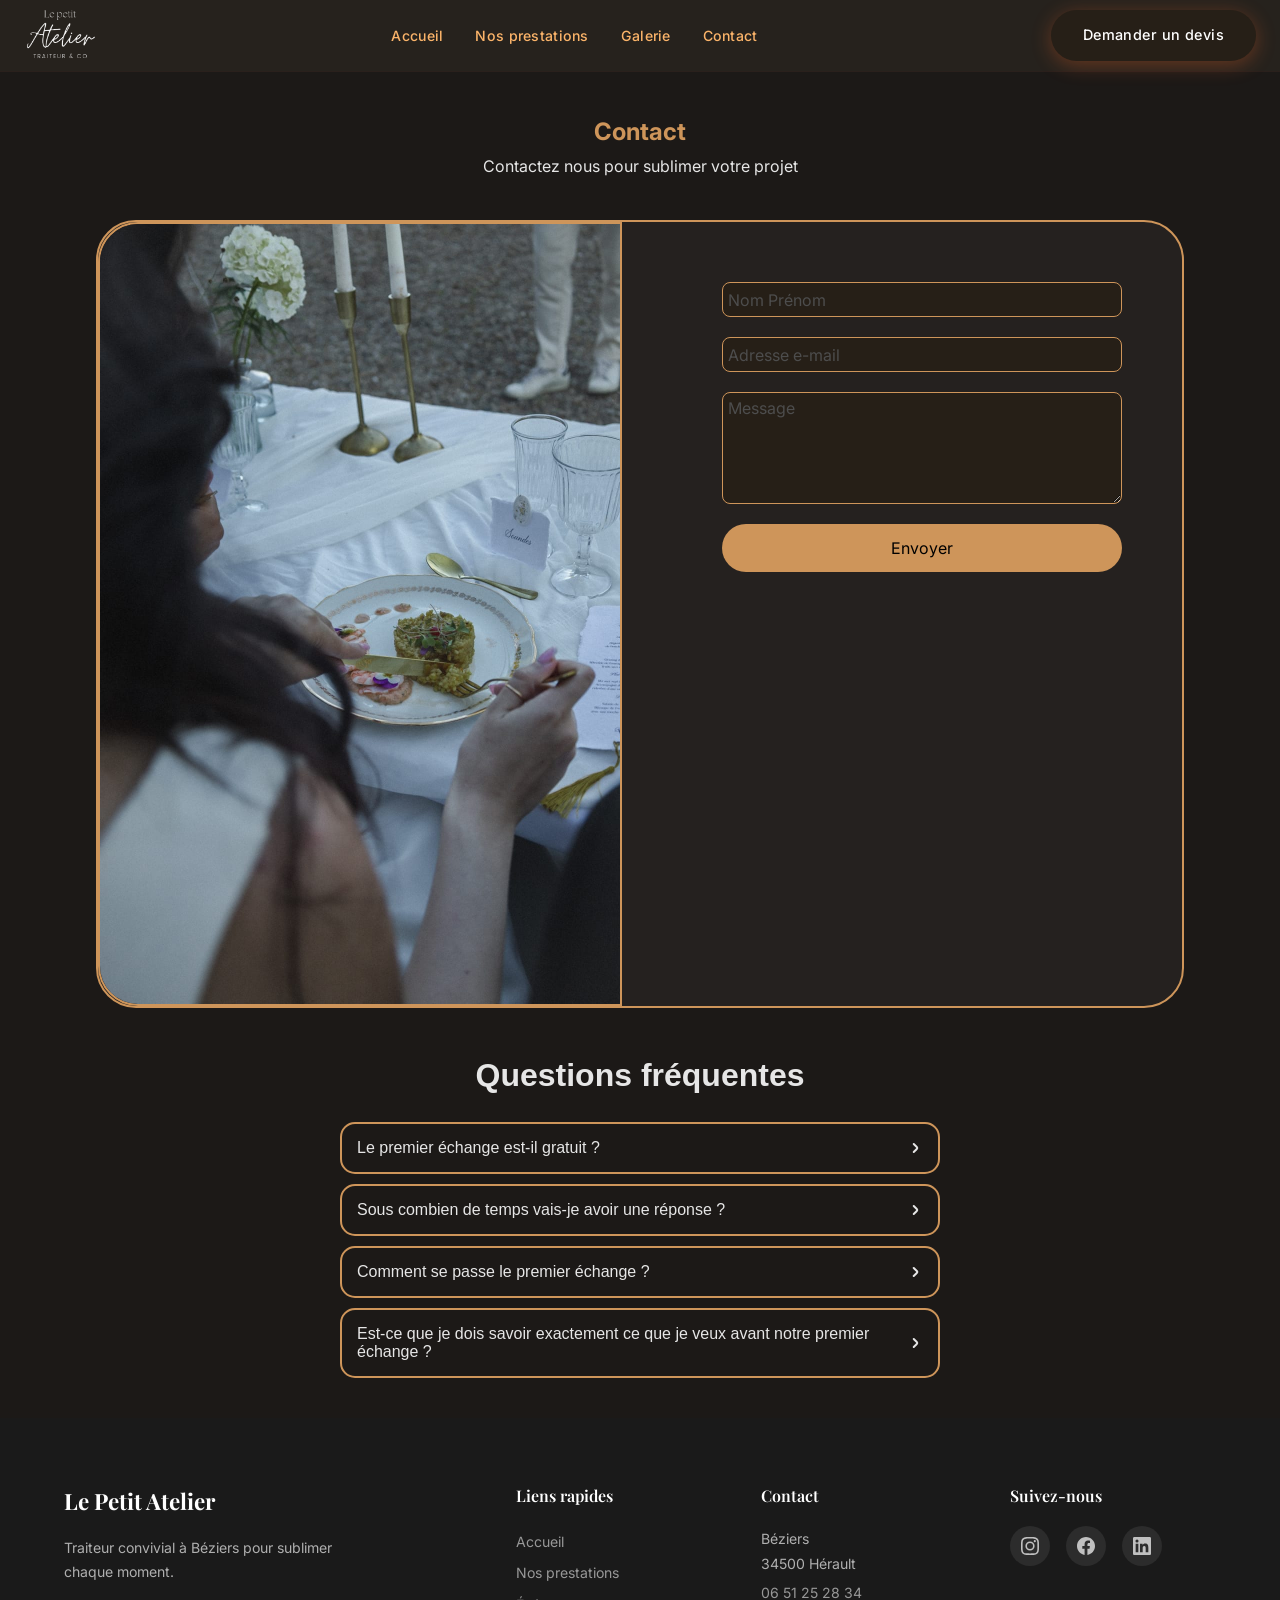
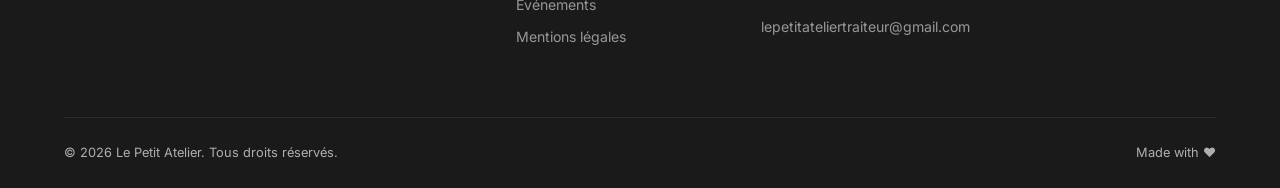
<file: contact.html>
<!DOCTYPE html>
<html lang="en">
<head>
  <meta charset="UTF-8">
  <meta name="viewport" content="width=device-width, initial-scale=1.0">

  <!-- SEO -->
  <title>Contact - Le Petit Atelier</title>
<meta name="description"
  content="Le Petit Atelier, traiteur à Béziers. Événements, plateaux repas, buffets et créations artisanales pour particuliers et professionnels.">
  <meta name="theme-color" content="#600e1a">

  <!-- Google Fonts -->
  <link rel="preconnect" href="https://fonts.googleapis.com">
  <link rel="preconnect" href="https://fonts.gstatic.com" crossorigin>
  <link
    href="https://fonts.googleapis.com/css2?family=Inter:wght@300;400;500;600;700&family=Playfair+Display:ital,wght@0,400;0,600;0,700;1,400&display=swap"
    rel="stylesheet">

  <!-- Stylesheet -->
  <link rel="stylesheet" href="styles.css">
</head>
<body class="devis__body" data-page="contact">
  <!-- ═══════════════════════════════════════════════════════
       NAVBAR
       ═══════════════════════════════════════════════════════ -->
  <nav class="navbar" id="navbar">
    <div class="navbar__inner">

      <!-- Logo -->
       <a href="#" class="navbar__logo">
        <img src="assets/images/logo.png" alt="Le petit atelier" class="logo">        
       </a>
        

      <!-- Desktop Links -->
      <ul class="navbar__links">
        <li><a href="index.html" data-i18n="nav_accueil">Accueil</a></li>
        <li><a href="#prestations" data-i18n="nav_prestations">Nos prestations</a></li>
        <li><a href="#" data-i18n="nav_evenements">Galerie</a></li>
        <li><a href="contact.html" data-i18n="nav_contact">Contact</a></li>
      </ul>

      <!-- Right side: lang toggle + CTA -->
      <div class="navbar__right">

        <!-- CTA (desktop only) -->
        <a href="devis.html" class="btn btn--primary navbar__cta" data-i18n="nav_cta">Demander un devis</a>

        <!-- Hamburger (mobile) -->
        <button class="hamburger" id="hamburger" aria-label="Menu">
          <span></span>
          <span></span>
          <span></span>
        </button>
      </div>
    </div>
  </nav>

  <!-- Mobile menu overlay -->
  <div class="mobile-menu" id="mobileMenu">

    <a href="index.html" data-i18n="nav_accueil">Accueil</a>
    <a href="#prestations" data-i18n="nav_prestations">Nos prestations</a>
    <a href="#" data-i18n="nav_evenements">Galerie</a>
    <a href="contact.html" data-i18n="nav_contact">Contact</a>
    <a href="devis.html" class="btn btn--primary" data-i18n="nav_cta">Demander un devis</a>
  </div>



    <section class="devis__page">
        <h1>Contact</h1>
        <p>Contactez nous pour sublimer votre projet<p>
        <div class="devis__card">
            <div class="devis__img-wrapper">
                <img src="assets/images/contact.png" class="devis__img">
            </div>
            <div class="devis__form-wrapper">
                <form action="submit" class="devis__form" onsubmit="return(false)">
                    <input type="text" name="name" id="name-form" placeholder="Nom Prénom" required>
                    <input type="email" name="mail" id="mail-form" placeholder="Adresse e-mail" required>
                    <textarea name="message" id="message-form" placeholder="Message" class="devis__textarea" rows="5" required></textarea>
                    <button type="submit" class="devis__submit">Envoyer</button>
                </form>
            </div>
        </div>        
    </section>

<section class="faq-section">
  <h2 class="faq-section__title">Questions fréquentes</h2>

  <div class="faq-section__item">
    <button class="faq-section__question">
      <span>Le premier échange est-il gratuit ?</span>
      <span class="faq-section__icon">
        <svg xmlns="http://www.w3.org/2000/svg" viewBox="0 0 24 24" width="1rem" height="1rem" class="faq-section__icon">
          <path d="M15.75,9.525,11.164,4.939A1.5,1.5,0,0,0,9.043,7.061l4.586,4.585a.5.5,0,0,1,0,.708L9.043,16.939a1.5,1.5,0,0,0,2.121,2.122l4.586-4.586A3.505,3.505,0,0,0,15.75,9.525Z"/>
        </svg>
      </span>
    </button>
    <div class="faq-section__answer">
      Oui, le premier contact est 100% gratuit et sans engagement.
    </div>
  </div>

  <div class="faq-section__item">
    <button class="faq-section__question">
      <span>Sous combien de temps vais-je avoir une réponse ?</span>
      <span class="faq-section__icon">
        <svg xmlns="http://www.w3.org/2000/svg" viewBox="0 0 24 24" width="1rem" height="1rem" class="faq-section__icon">
          <path d="M15.75,9.525,11.164,4.939A1.5,1.5,0,0,0,9.043,7.061l4.586,4.585a.5.5,0,0,1,0,.708L9.043,16.939a1.5,1.5,0,0,0,2.121,2.122l4.586-4.586A3.505,3.505,0,0,0,15.75,9.525Z"/>
        </svg>
      </span>
    </button>
    <div class="faq-section__answer">
      Nous répondons généralement sous 48h (souvent beaucoup plus rapidement).
    </div>
  </div>

  <div class="faq-section__item">
    <button class="faq-section__question">
      <span>Comment se passe le premier échange ?</span>
      <span class="faq-section__icon">
        <svg xmlns="http://www.w3.org/2000/svg" viewBox="0 0 24 24" width="1rem" height="1rem" class="faq-section__icon">
          <path d="M15.75,9.525,11.164,4.939A1.5,1.5,0,0,0,9.043,7.061l4.586,4.585a.5.5,0,0,1,0,.708L9.043,16.939a1.5,1.5,0,0,0,2.121,2.122l4.586-4.586A3.505,3.505,0,0,0,15.75,9.525Z"/>
        </svg>
      </span>
    </button>
    <div class="faq-section__answer">
      Nous échangeons simplement par message ou appel pour comprendre votre besoin.
    </div>
  </div>

  <div class="faq-section__item">
    <button class="faq-section__question">
      <span>Est-ce que je dois savoir exactement ce que je veux avant notre premier échange ?</span>
      <span class="faq-section__icon">
        <svg xmlns="http://www.w3.org/2000/svg" viewBox="0 0 24 24" width="1rem" height="1rem" class="faq-section__icon">
          <path d="M15.75,9.525,11.164,4.939A1.5,1.5,0,0,0,9.043,7.061l4.586,4.585a.5.5,0,0,1,0,.708L9.043,16.939a1.5,1.5,0,0,0,2.121,2.122l4.586-4.586A3.505,3.505,0,0,0,15.75,9.525Z"/>
        </svg>
      </span>
    </button>
    <div class="faq-section__answer">
      Non, vous pouvez nous contacter même si votre projet n'est pas encore clair. Nous vous aiderons à définir vos besoins.
    </div>
  </div>

</section>

  <!-- ═══════════════════════════════════════════════════════
       FOOTER
       ═══════════════════════════════════════════════════════ -->
  <footer class="footer">
    <div class="container">

      <div class="footer__grid">

        <!-- Brand -->
        <div class="footer__brand">
          <div class="footer__logo">Le Petit Atelier</div>
          <p data-i18n="footer_desc">Traiteur convivial à Béziers pour sublimer chaque moment.</p>
        </div>

        <!-- Links -->
        <div class="footer__col">
          <h4 data-i18n="footer_h_links">Liens rapides</h4>
          <a href="#" data-i18n="footer_link1">Accueil</a>
          <a href="#" data-i18n="footer_link2">Nos prestations</a>
          <a href="#" data-i18n="footer_link3">Événements</a>
          <a href="#" data-i18n="footer_link4">Mentions légales</a>
        </div>

        <!-- Contact -->
        <div class="footer__col">
          <h4 data-i18n="footer_h_contact">Contact</h4>
          <p data-i18n="footer_addr">Béziers<br>34500 Hérault</p>
          <p><a href="tel:+33651252834" data-i18n="footer_phone">06 51 25 28 34</a></p>
          <p><a href="mailto:lepetitateliertraiteur@gmail.com" data-i18n="footer_email">lepetitateliertraiteur@gmail.com</a></p>
        </div>

        <!-- Socials -->
        <div class="footer__col">
          <h4 data-i18n="footer_h_social">Suivez-nous</h4>
          <div class="footer__socials">
            <!-- Instagram -->
            <a href="#" class="footer__social" aria-label="Instagram">
              <svg viewBox="0 0 24 24">
                <path
                  d="M12 2.163c3.204 0 3.584.012 4.85.07 3.252.148 4.771 1.691 4.919 4.919.058 1.265.069 1.645.069 4.849 0 3.205-.012 3.584-.069 4.849-.149 3.225-1.664 4.771-4.919 4.919-1.266.058-1.644.07-4.85.07-3.204 0-3.584-.012-4.849-.07-3.26-.149-4.771-1.699-4.919-4.92-.058-1.265-.07-1.644-.07-4.849 0-3.204.013-3.583.07-4.849.149-3.227 1.664-4.771 4.919-4.919 1.266-.057 1.645-.069 4.849-.069zM12 0C8.741 0 8.333.014 7.053.072 2.695.272.273 2.69.073 7.052.014 8.333 0 8.741 0 12c0 3.259.014 3.668.072 4.948.2 4.358 2.618 6.78 6.98 6.98C8.333 23.986 8.741 24 12 24c3.259 0 3.668-.014 4.948-.072 4.354-.2 6.782-2.618 6.979-6.98.059-1.28.073-1.689.073-4.948 0-3.259-.014-3.667-.072-4.947-.196-4.354-2.617-6.78-6.979-6.98C15.668.014 15.259 0 12 0zm0 5.838a6.162 6.162 0 100 12.324 6.162 6.162 0 000-12.324zM12 16a4 4 0 110-8 4 4 0 010 8zm6.406-11.845a1.44 1.44 0 100 2.881 1.44 1.44 0 000-2.881z" />
              </svg>
            </a>
            <!-- Facebook -->
            <a href="#" class="footer__social" aria-label="Facebook">
              <svg viewBox="0 0 24 24">
                <path
                  d="M24 12.073c0-6.627-5.373-12-12-12s-12 5.373-12 12c0 5.99 4.388 10.954 10.125 11.854v-8.385H7.078v-3.47h3.047V9.43c0-3.007 1.792-4.669 4.533-4.669 1.312 0 2.686.235 2.686.235v2.953H15.83c-1.491 0-1.956.925-1.956 1.874v2.25h3.328l-.532 3.47h-2.796v8.385C19.612 23.027 24 18.062 24 12.073z" />
              </svg>
            </a>
            <!-- LinkedIn -->
            <a href="#" class="footer__social" aria-label="LinkedIn">
              <svg viewBox="0 0 24 24">
                <path
                  d="M20.447 20.452h-3.554v-5.569c0-1.328-.027-3.037-1.852-3.037-1.853 0-2.136 1.445-2.136 2.939v5.667H9.351V9h3.414v1.561h.046c.477-.9 1.637-1.85 3.37-1.85 3.601 0 4.267 2.37 4.267 5.455v6.286zM5.337 7.433a2.062 2.062 0 01-2.063-2.065 2.064 2.064 0 112.063 2.065zm1.782 13.019H3.555V9h3.564v11.452zM22.225 0H1.771C.792 0 0 .774 0 1.729v20.542C0 23.227.792 24 1.771 24h20.451C23.2 24 24 23.227 24 22.271V1.729C24 .774 23.2 0 22.222 0h.003z" />
              </svg>
            </a>
          </div>
        </div>

      </div>

      <!-- Bottom bar -->
      <div class="footer__bottom">
        <p data-i18n="footer_copy">© 2026 Le Petit Atelier. Tous droits réservés.</p>
        <p>Made with ♥</p>
      </div>

    </div>
  </footer>


    <script src="script.js"></script>
</body>
</html>
</file>
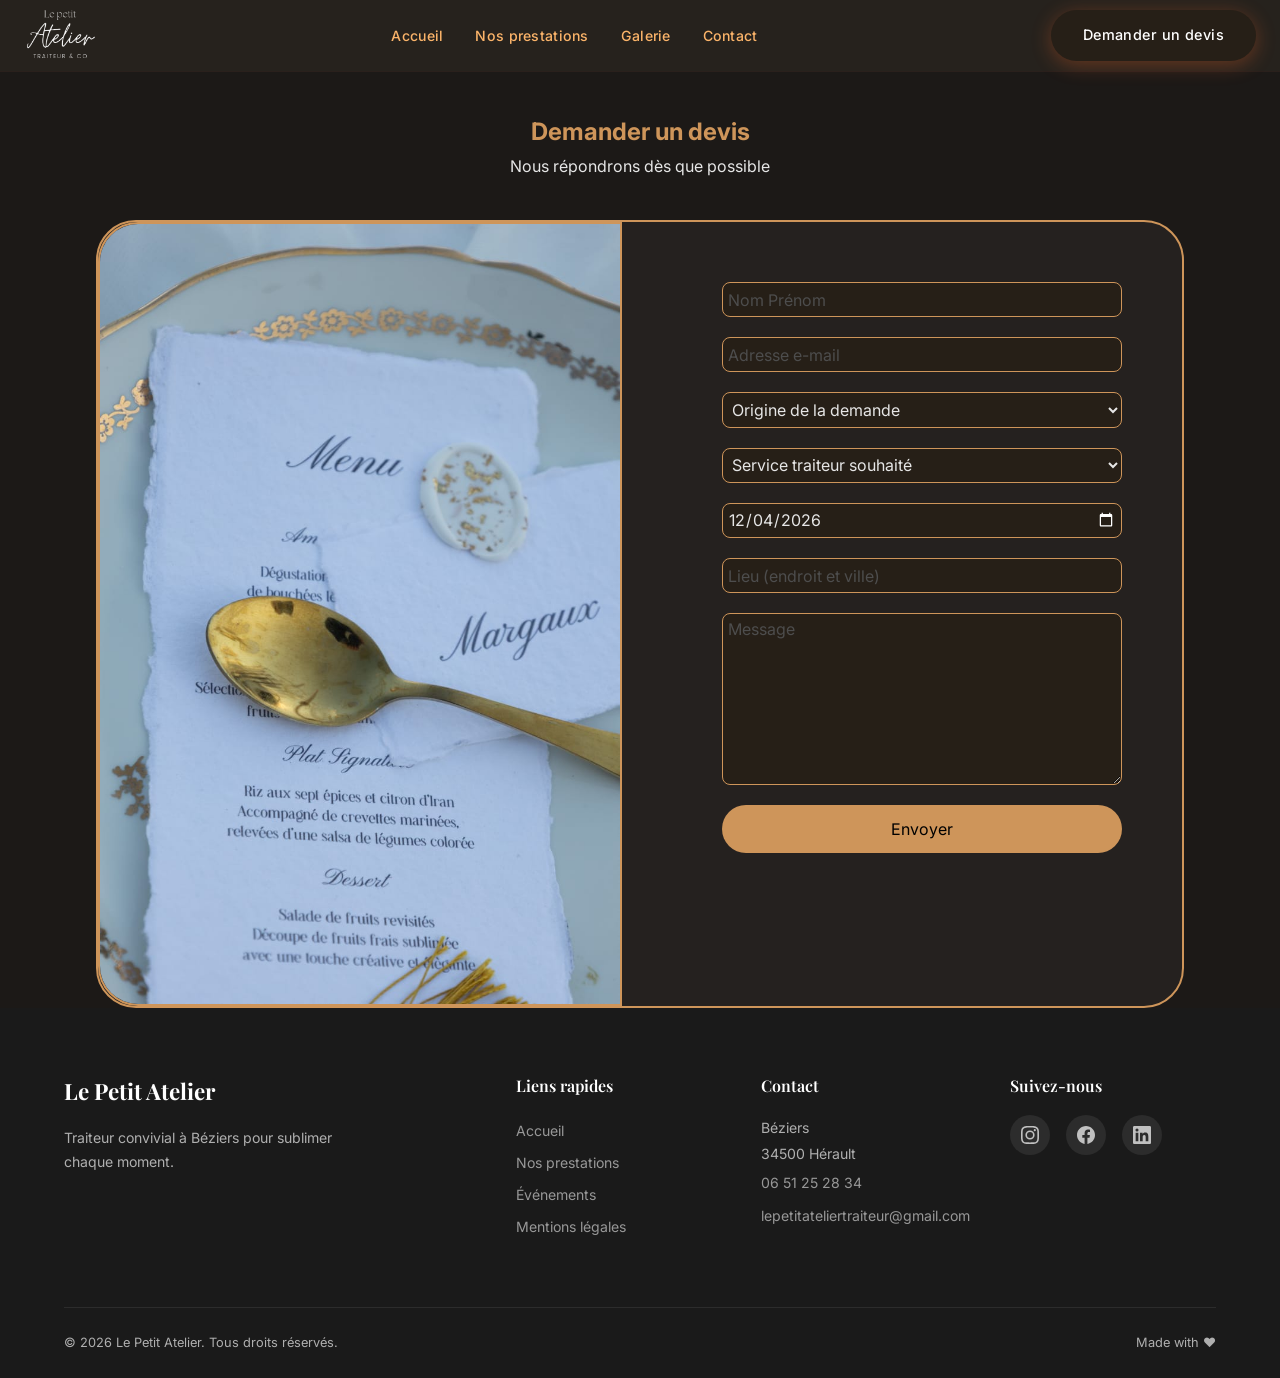
<file: devis.html>
<!DOCTYPE html>
<html lang="en">
<head>
  <meta charset="UTF-8">
  <meta name="viewport" content="width=device-width, initial-scale=1.0">

  <!-- SEO -->
  <title>Contact - Le Petit Atelier</title>
<meta name="description"
  content="Le Petit Atelier, traiteur à Béziers. Événements, plateaux repas, buffets et créations artisanales pour particuliers et professionnels.">
  <meta name="theme-color" content="#600e1a">

  <!-- Google Fonts -->
  <link rel="preconnect" href="https://fonts.googleapis.com">
  <link rel="preconnect" href="https://fonts.gstatic.com" crossorigin>
  <link
    href="https://fonts.googleapis.com/css2?family=Inter:wght@300;400;500;600;700&family=Playfair+Display:ital,wght@0,400;0,600;0,700;1,400&display=swap"
    rel="stylesheet">

  <!-- Stylesheet -->
  <link rel="stylesheet" href="styles.css">
</head>
<body class="devis__body" data-page="devis">
  <!-- ═══════════════════════════════════════════════════════
       NAVBAR
       ═══════════════════════════════════════════════════════ -->
  <nav class="navbar" id="navbar">
    <div class="navbar__inner">

      <!-- Logo -->
       <a href="#" class="navbar__logo">
        <img src="assets/images/logo.png" alt="Le petit atelier" class="logo">        
       </a>
        

      <!-- Desktop Links -->
      <ul class="navbar__links">
        <li><a href="index.html" data-i18n="nav_accueil">Accueil</a></li>
        <li><a href="#prestations" data-i18n="nav_prestations">Nos prestations</a></li>
        <li><a href="#" data-i18n="nav_evenements">Galerie</a></li>
        <li><a href="contact.html" data-i18n="nav_contact">Contact</a></li>
      </ul>

      <!-- Right side: lang toggle + CTA -->
      <div class="navbar__right">

        <!-- CTA (desktop only) -->
        <a href="devis.html" class="btn btn--primary navbar__cta" data-i18n="nav_cta">Demander un devis</a>

        <!-- Hamburger (mobile) -->
        <button class="hamburger" id="hamburger" aria-label="Menu">
          <span></span>
          <span></span>
          <span></span>
        </button>
      </div>
    </div>
  </nav>

  <!-- Mobile menu overlay -->
  <div class="mobile-menu" id="mobileMenu">

    <a href="index.html" data-i18n="nav_accueil">Accueil</a>
    <a href="#prestations" data-i18n="nav_prestations">Nos prestations</a>
    <a href="#" data-i18n="nav_evenements">Galerie</a>
    <a href="contact.html" data-i18n="nav_contact">Contact</a>
    <a href="devis.html" class="btn btn--primary" data-i18n="nav_cta">Demander un devis</a>
  </div>



    <section class="devis__page">
        <h1>Demander un devis</h1>
        <p>Nous répondrons dès que possible<p>
        <div class="devis__card">
            <div class="devis__img-wrapper">
                <img src="assets/images/devis.png" class="devis__img">
            </div>
            <div class="devis__form-wrapper">
                <form action="submit" class="devis__form" onsubmit="return(false)">
                    <input type="text" name="name" id="name-form" placeholder="Nom Prénom" required>
                    <input type="email" name="mail" id="mail-form" placeholder="Adresse e-mail" required>
                    <select name="origin" id="origin-form" required>
                        <option value="">Origine de la demande</option>
                        <option value="social">Réseaux sociaux</option>
                        <option value="recommandation">Recommandation</option>
                        <option value="internet">Recherche sur Internet</option>
                        <option value="event">Événement</option>
                        <option value="other">Autre</option>
                    </select>
                    <select name="service" id="service-form" required>
                        <option value="">Service traiteur souhaité</option>
                        <option value="catering-dejeuner">Catering entreprise déjeuner</option>
                        <option value="catering-diner">Catering entreprise dîner</option>
                        <option value="mariage">Prestation mariage</option>
                        <option value="birthday">Buffet anniversaire</option>
                        <option value="inauguration">Inauguration</option>
                        <option value="plateaux-sucre-sale">Plateaux sucrés/salés</option>
                        <option value="fruits">Plateaux de fruits</option>
                        <option value="brunch">Brunch</option>
                        <option value="other">Autre</option>
                    </select>
                    <input type="date" name="date" id="date-form" value="2000-01-01" min={new Date().toISOString().split('T')[0]} required>
                    <input type="text" placeholder="Lieu (endroit et ville)" required >
                    <textarea name="message" id="message-form" placeholder="Message" class="devis__textarea" rows="8" required></textarea>
                    <button type="submit" class="devis__submit">Envoyer</button>
                </form>
            </div>
        </div>        
    </section>




  <!-- ═══════════════════════════════════════════════════════
       FOOTER
       ═══════════════════════════════════════════════════════ -->
  <footer class="footer">
    <div class="container">

      <div class="footer__grid">

        <!-- Brand -->
        <div class="footer__brand">
          <div class="footer__logo">Le Petit Atelier</div>
          <p data-i18n="footer_desc">Traiteur convivial à Béziers pour sublimer chaque moment.</p>
        </div>

        <!-- Links -->
        <div class="footer__col">
          <h4 data-i18n="footer_h_links">Liens rapides</h4>
          <a href="#" data-i18n="footer_link1">Accueil</a>
          <a href="#" data-i18n="footer_link2">Nos prestations</a>
          <a href="#" data-i18n="footer_link3">Événements</a>
          <a href="#" data-i18n="footer_link4">Mentions légales</a>
        </div>

        <!-- Contact -->
        <div class="footer__col">
          <h4 data-i18n="footer_h_contact">Contact</h4>
          <p data-i18n="footer_addr">Béziers<br>34500 Hérault</p>
          <p><a href="tel:+33651252834" data-i18n="footer_phone">06 51 25 28 34</a></p>
          <p><a href="mailto:lepetitateliertraiteur@gmail.com" data-i18n="footer_email">lepetitateliertraiteur@gmail.com</a></p>
        </div>

        <!-- Socials -->
        <div class="footer__col">
          <h4 data-i18n="footer_h_social">Suivez-nous</h4>
          <div class="footer__socials">
            <!-- Instagram -->
            <a href="#" class="footer__social" aria-label="Instagram">
              <svg viewBox="0 0 24 24">
                <path
                  d="M12 2.163c3.204 0 3.584.012 4.85.07 3.252.148 4.771 1.691 4.919 4.919.058 1.265.069 1.645.069 4.849 0 3.205-.012 3.584-.069 4.849-.149 3.225-1.664 4.771-4.919 4.919-1.266.058-1.644.07-4.85.07-3.204 0-3.584-.012-4.849-.07-3.26-.149-4.771-1.699-4.919-4.92-.058-1.265-.07-1.644-.07-4.849 0-3.204.013-3.583.07-4.849.149-3.227 1.664-4.771 4.919-4.919 1.266-.057 1.645-.069 4.849-.069zM12 0C8.741 0 8.333.014 7.053.072 2.695.272.273 2.69.073 7.052.014 8.333 0 8.741 0 12c0 3.259.014 3.668.072 4.948.2 4.358 2.618 6.78 6.98 6.98C8.333 23.986 8.741 24 12 24c3.259 0 3.668-.014 4.948-.072 4.354-.2 6.782-2.618 6.979-6.98.059-1.28.073-1.689.073-4.948 0-3.259-.014-3.667-.072-4.947-.196-4.354-2.617-6.78-6.979-6.98C15.668.014 15.259 0 12 0zm0 5.838a6.162 6.162 0 100 12.324 6.162 6.162 0 000-12.324zM12 16a4 4 0 110-8 4 4 0 010 8zm6.406-11.845a1.44 1.44 0 100 2.881 1.44 1.44 0 000-2.881z" />
              </svg>
            </a>
            <!-- Facebook -->
            <a href="#" class="footer__social" aria-label="Facebook">
              <svg viewBox="0 0 24 24">
                <path
                  d="M24 12.073c0-6.627-5.373-12-12-12s-12 5.373-12 12c0 5.99 4.388 10.954 10.125 11.854v-8.385H7.078v-3.47h3.047V9.43c0-3.007 1.792-4.669 4.533-4.669 1.312 0 2.686.235 2.686.235v2.953H15.83c-1.491 0-1.956.925-1.956 1.874v2.25h3.328l-.532 3.47h-2.796v8.385C19.612 23.027 24 18.062 24 12.073z" />
              </svg>
            </a>
            <!-- LinkedIn -->
            <a href="#" class="footer__social" aria-label="LinkedIn">
              <svg viewBox="0 0 24 24">
                <path
                  d="M20.447 20.452h-3.554v-5.569c0-1.328-.027-3.037-1.852-3.037-1.853 0-2.136 1.445-2.136 2.939v5.667H9.351V9h3.414v1.561h.046c.477-.9 1.637-1.85 3.37-1.85 3.601 0 4.267 2.37 4.267 5.455v6.286zM5.337 7.433a2.062 2.062 0 01-2.063-2.065 2.064 2.064 0 112.063 2.065zm1.782 13.019H3.555V9h3.564v11.452zM22.225 0H1.771C.792 0 0 .774 0 1.729v20.542C0 23.227.792 24 1.771 24h20.451C23.2 24 24 23.227 24 22.271V1.729C24 .774 23.2 0 22.222 0h.003z" />
              </svg>
            </a>
          </div>
        </div>

      </div>

      <!-- Bottom bar -->
      <div class="footer__bottom">
        <p data-i18n="footer_copy">© 2026 Le Petit Atelier. Tous droits réservés.</p>
        <p>Made with ♥</p>
      </div>

    </div>
  </footer>


    <script src="script.js"></script>
</body>
</html>
</file>
<file: styles.css>
/* ============================================================
   MAISON HÉRITAGE — Landing Page Stylesheet
   Palette :
     Shewem   → #600e1a (bordeaux profond)
     Aura     → #fb662b (orange vibrant)
     Perle    → #faf1e8 (beige clair)
     Brume    → #b0c4d8 (bleu brume)
     Héritage → #ebcab4 (beige rosé chaud)
   ============================================================ */

/* ── CSS Custom Properties ────────────────────────────────── */
:root {
    /* Colors */
    --shewem: #CE955A;
    --accent: #CE955A;
    --btn: #261F17;
    --perle: #1C1917;
    --brume: #b0c4d8;
    --heritage: #ebcab4;
    --white: #ffffff;
    --dark: #1a1a1a;
    --text: #3a3a3a;
    --text-light: #6a6a6a;
    --nav-text: #FBB46A;
    --navbar: rgba(41, 36, 31, 0.98);
    --navbar-muted: rgba(41, 36, 31, 0.9);
    --primary-hover: #CF7518;
    --bg: #1C1917;
    --bg-light: #25211f;

    /* Typography */
    --font-serif: 'Playfair Display', Georgia, 'Times New Roman', serif;
    --font-sans: 'Inter', 'Segoe UI', Helvetica, Arial, sans-serif;

    /* Spacing scale */
    --space-xs: 0.5rem;
    --space-sm: 1rem;
    --space-md: 1.5rem;
    --space-lg: 2.5rem;
    --space-xl: 4rem;
    --space-2xl: 6rem;

    /* Misc */
    --radius: 8px;
    --radius-lg: 16px;
    --shadow: 0 2px 16px rgba(0, 0, 0, 0.06);
    --shadow-md: 0 4px 24px rgba(0, 0, 0, 0.10);
    --shadow-lg: 0 8px 40px rgba(0, 0, 0, 0.12);
    --transition: 0.35s cubic-bezier(0.25, 0.46, 0.45, 0.94);
    --navbar-h: 72px;
}

/* ── Reset & Base ─────────────────────────────────────────── */
*,
*::before,
*::after {
    margin: 0;
    padding: 0;
    box-sizing: border-box;
}

html {
    scroll-behavior: smooth;
    font-size: 16px;
    -webkit-font-smoothing: antialiased;
    -moz-osx-font-smoothing: grayscale;
    min-height: 100vh
}

body {
    font-family: var(--font-sans);
    color: var(--text);
    background-color:var(--bg);
    line-height: 1.7;
    overflow-x: hidden;
    box-sizing: border-box;
}

img {
    display: block;
    max-width: 100%;
    height: auto;
}

a {
    text-decoration: none;
    color: inherit;
    transition: color var(--transition);
}

ul {
    list-style: none;
}

/* ── Utility ──────────────────────────────────────────────── */
.container {
    width: 100%;
    max-width: 1200px;
    margin: 0 auto;
    padding: 0 var(--space-md);
}

/* ── Buttons ──────────────────────────────────────────────── */
.btn {
    display: inline-flex;
    align-items: center;
    justify-content: center;
    gap: 0.5rem;
    padding: 0.85rem 2rem;
    border: none;
    border-radius: 50px;
    font-family: var(--font-sans);
    font-size: 0.9rem;
    font-weight: 500;
    letter-spacing: 0.03em;
    cursor: pointer;
    transition: all var(--transition);
    white-space: nowrap;
}

.btn--primary {
    background: var(--btn);
    color: var(--white);
    box-shadow: 0 4px 20px rgba(251, 102, 43, 0.3);
}

.btn--primary:hover {
    background: var(--primary-hover);
    transform: translateY(-2px);
    box-shadow: 0 6px 28px rgba(251, 102, 43, 0.4);
}

.btn--outline {
    background: transparent;
    color: var(--white);
    border: 1.5px solid var(--white);
}

.btn--outline:hover {
    background: var(--white);
    color: var(--shewem);
    transform: translateY(-2px);
}

.btn--outline-dark {
    background: transparent;
    color: var(--shewem);
    border: 1.5px solid var(--shewem);
}

.btn--outline-dark:hover {
    background: var(--shewem);
    color: var(--white);
    transform: translateY(-2px);
}

.btn--white {
    background: var(--white);
    color: var(--shewem);
}

.btn--white:hover {
    background: var(--perle);
    transform: translateY(-2px);
    box-shadow: 0 6px 28px rgba(0, 0, 0, 0.12);
}

/* ── NAVBAR ───────────────────────────────────────────────── */
.navbar {
    position: fixed;
    top: 0;
    left: 0;
    width: 100%;
    height: var(--navbar-h);
    z-index: 1000;
    background: var(--navbar-muted);
    backdrop-filter: blur(16px);
    -webkit-backdrop-filter: blur(16px);
    border-bottom: 1px solid rgba(96, 14, 26, 0.06);
    transition: background var(--transition), box-shadow var(--transition);
}

.navbar.scrolled {
    box-shadow: var(--shadow);
    background: var(--navbar);
}

.navbar__inner {
    display: flex;
    align-items: center;
    justify-content: space-between;
    height: 100%;
    max-width: 1300px;
    margin: 0 auto;
    padding: 0 var(--space-md);
    position: relative;
}

/* Logo */
.navbar__logo {
    display: flex;
    align-items: center;
    padding: 0;
    height: var(--navbar-h);
    transition: 0.3s;
    /* Use full navbar height without overflowing */
    position: absolute;
    left: 50%;
    transform: translateX(-50%);
    color: var(--white);
}

.navbar__logo:hover {
    transform: scale(1.05);
    color: var(--accent);
}

.logo {
    height: 80%;
    filter: invert(1);
}

/* Nav links */
.navbar__links {
    display: none;
    gap: 2rem;
    align-items: center;
}

.navbar__links a {
    font-size: 0.88rem;
    font-weight: 500;
    color: var(--nav-text);
    position: relative;
    padding: 0.25rem 0;
    letter-spacing: 0.02em;
}

.navbar__links a::after {
    content: '';
    position: absolute;
    bottom: 0;
    left: 0;
    width: 0;
    height: 2px;
    background: var(--accent);
    transition: width var(--transition);
}

.navbar__links a:hover::after {
    width: 100%;
}

.navbar__links a:hover {
    filter: brightness(150%);
}

/* Right side */
.navbar__right {
    display: flex;
    align-items: center;
    gap: var(--space-sm);
    margin-left: auto;
}

/* Language toggle in navbar (hidden on mobile) */
.navbar__right .lang-toggle {
    display: none;
}

/* Language toggle */
.lang-toggle {
    display: flex;
    align-items: center;
    background: var(--heritage);
    border-radius: 50px;
    padding: 3px;
    gap: 0;
    cursor: pointer;
    overflow: hidden;
}

.lang-toggle__btn {
    padding: 0.3rem 0.7rem;
    font-size: 0.75rem;
    font-weight: 600;
    border: none;
    background: transparent;
    color: var(--text-light);
    border-radius: 50px;
    cursor: pointer;
    transition: all var(--transition);
    font-family: var(--font-sans);
    letter-spacing: 0.05em;
}

.lang-toggle__btn.active {
    background: var(--white);
    color: var(--shewem);
    box-shadow: 0 1px 6px rgba(0, 0, 0, 0.08);
}

/* CTA button in navbar */
.navbar__cta {
    display: none;
}

/* Hamburger */
.hamburger {
    display: flex;
    flex-direction: column;
    gap: 5px;
    cursor: pointer;
    background: none;
    border: none;
    padding: 4px;
    z-index: 1001;
}

.hamburger span {
    display: block;
    width: 24px;
    height: 2px;
    background: var(--shewem);
    border-radius: 2px;
    transition: all var(--transition);
}

.hamburger.active span:nth-child(1) {
    transform: translateY(7px) rotate(45deg);
}

.hamburger.active span:nth-child(2) {
    opacity: 0;
    transform: scaleX(0);
}

.hamburger.active span:nth-child(3) {
    transform: translateY(-7px) rotate(-45deg);
}

/* Mobile menu overlay */
.mobile-menu {
    position: fixed;
    top: 0;
    right: -100%;
    width: 100%;
    height: 100vh;
    height: 100dvh;
    background: var(--perle);
    z-index: 999;
    display: flex;
    flex-direction: column;
    align-items: center;
    justify-content: center;
    gap: 2rem;
    transition: right 0.5s cubic-bezier(0.77, 0, 0.175, 1);
}

.mobile-menu.open {
    right: 0;
}

.mobile-menu a {
    font-family: var(--font-serif);
    font-size: 1.6rem;
    color: var(--shewem);
    font-weight: 600;
    position: relative;
    padding: 0.3rem 0;
}

.mobile-menu a::after {
    content: '';
    position: absolute;
    bottom: 0;
    left: 50%;
    transform: translateX(-50%);
    width: 0;
    height: 2px;
    background: var(--accent);
    transition: width var(--transition);
}

.mobile-menu a:hover::after {
    width: 100%;
}

/* Language toggle inside mobile menu */
.mobile-menu .lang-toggle {
    margin-bottom: 2rem;
    transform: scale(1.15);
}

/* ── HERO ─────────────────────────────────────────────────── */
.hero {
    position: relative;
    min-height: 100vh;
    min-height: 100dvh;
    display: flex;
    align-items: center;
    justify-content: center;
    overflow: hidden;
}

.hero__bg {
    position: absolute;
    inset: 0;
    z-index: 0;
}

.hero__bg img {
    width: 100%;
    height: 100%;
    object-fit: cover;
}

.hero__overlay {
    position: absolute;
    inset: 0;
    background: linear-gradient(to bottom,
            rgba(26, 26, 26, 0.45) 0%,
            rgba(96, 14, 26, 0.55) 100%);
    z-index: 1;
}

.hero__content {
    position: relative;
    z-index: 2;
    text-align: center;
    padding: var(--space-lg) var(--space-md);
    max-width: 780px;
}

.hero__badge {
    display: inline-block;
    font-size: 0.72rem;
    font-weight: 600;
    letter-spacing: 0.25em;
    text-transform: uppercase;
    color: var(--heritage);
    border: 1px solid rgba(235, 202, 180, 0.4);
    padding: 0.4rem 1.2rem;
    border-radius: 50px;
    margin-bottom: var(--space-md);
    animation: fadeInDown 0.8s ease-out both;
}

.hero__title {
    font-family: var(--font-serif);
    font-size: clamp(2.2rem, 5.5vw, 4rem);
    font-weight: 700;
    color: var(--white);
    line-height: 1.15;
    margin-bottom: var(--space-sm);
    animation: fadeInUp 0.9s 0.15s ease-out both;
}

/* Typewriter effect cursor */
.typewriter {
    color: var(--accent);
    /* the color of the writing text */
}

.typewriter::after {
    content: "|";
    color: var(--white);
    animation: blink 1s step-end infinite;
}

.typewriter.stop-blinking::after {
    animation: none;
}

@keyframes blink {

    0%,
    100% {
        opacity: 1;
    }

    50% {
        opacity: 0;
    }
}

.hero__subtitle {
    font-size: clamp(0.95rem, 2vw, 1.15rem);
    color: rgba(255, 255, 255, 0.82);
    font-weight: 300;
    line-height: 1.6;
    margin-bottom: var(--space-lg);
    animation: fadeInUp 0.9s 0.3s ease-out both;
}

.hero__buttons {
    display: flex;
    flex-direction: column;
    gap: var(--space-sm);
    align-items: center;
    animation: fadeInUp 0.9s 0.45s ease-out both;
}

/* Scroll indicator */
.hero__scroll {
    position: absolute;
    bottom: 2rem;
    left: 0;
    width: 100%;
    z-index: 2;
    display: flex;
    flex-direction: column;
    align-items: center;
    gap: 0.5rem;
    animation: fadeInUp 1s 0.8s ease-out both;
}

.hero__scroll span {
    font-size: 0.7rem;
    text-transform: uppercase;
    letter-spacing: 0.2em;
    margin-right: -0.2em;
    /* Compense l'espacement sur la dernière lettre pour un centrage parfait */
    color: rgba(255, 255, 255, 0.5);
}

.hero__scroll-line {
    width: 1px;
    height: 40px;
    background: rgba(255, 255, 255, 0.3);
    position: relative;
    overflow: hidden;
}

.hero__scroll-line::after {
    content: '';
    position: absolute;
    top: -100%;
    left: 0;
    width: 100%;
    height: 100%;
    background: var(--accent);
    animation: scrollLine 2s ease-in-out infinite;
}

/* ── CAROUSEL / PRESTATIONS ──────────────────────────────── */
.prestations {
    padding: var(--space-2xl) 0;
    overflow: hidden;
}

.section-header {
    text-align: center;
    margin-bottom: var(--space-xl);
}

.section-header__label {
    font-size: 0.72rem;
    font-weight: 600;
    letter-spacing: 0.2em;
    text-transform: uppercase;
    color: var(--accent);
    margin-bottom: var(--space-xs);
    display: block;
}

.section-header__title {
    font-family: var(--font-serif);
    font-size: clamp(1.8rem, 4vw, 2.6rem);
    color: var(--shewem);
    font-weight: 700;
    line-height: 1.2;
    margin-bottom: var(--space-xs);
}

.section-header__line {
    width: 50px;
    height: 2px;
    background: var(--accent);
    margin: var(--space-sm) auto 0;
    border-radius: 2px;
}

/* Carousel track */
.carousel {
    position: relative;
}

/* Carousel navigation arrows — hidden on mobile, visible on desktop */
.carousel__arrow {
    display: none;
    /* hidden on mobile */
    position: absolute;
    top: 50%;
    transform: translateY(-50%);
    z-index: 10;
    width: 48px;
    height: 48px;
    border-radius: 50%;
    border: 1.5px solid rgba(96, 14, 26, 0.12);
    background: rgba(255, 255, 255, 0.9);
    backdrop-filter: blur(8px);
    -webkit-backdrop-filter: blur(8px);
    cursor: pointer;
    align-items: center;
    justify-content: center;
    box-shadow: 0 2px 12px rgba(0, 0, 0, 0.08);
    transition: all var(--transition);
}

.carousel__arrow svg {
    width: 20px;
    height: 20px;
    stroke: var(--shewem);
    transition: stroke var(--transition);
}

.carousel__arrow:hover {
    background: var(--shewem);
    border-color: var(--shewem);
    box-shadow: 0 4px 20px rgba(96, 14, 26, 0.25);
    transform: translateY(-50%) scale(1.08);
}

.carousel__arrow:hover svg {
    stroke: var(--white);
}

.carousel__arrow:active {
    transform: translateY(-50%) scale(0.96);
}

.carousel__arrow--left {
    left: 4px;
}

.carousel__arrow--right {
    right: 4px;
}

/* Disabled state when at start/end of track */
.carousel__arrow.disabled {
    opacity: 0.3;
    pointer-events: none;
}

.carousel__track {
    display: flex;
    gap: var(--space-md);
    overflow-x: auto;
    scroll-snap-type: x mandatory;
    -webkit-overflow-scrolling: touch;
    padding: var(--space-sm) var(--space-md) var(--space-lg);
    scrollbar-width: none;
}

.carousel__track::-webkit-scrollbar {
    display: none;
}

/* Individual card */
.card {
    flex: 0 0 280px;
    scroll-snap-align: start;
    background: var(--white);
    border-radius: var(--radius-lg);
    overflow: hidden;
    box-shadow: var(--shadow);
    transition: transform var(--transition), box-shadow var(--transition);
    display: flex;
    flex-direction: column;
}

.card:hover {
    transform: translateY(-6px);
    box-shadow: var(--shadow-lg);
}

.card__image {
    width: 100%;
    height: 200px;
    overflow: hidden;
}

.card__image img {
    width: 100%;
    height: 100%;
    object-fit: cover;
    transition: transform 0.6s ease;
}

.card:hover .card__image img {
    transform: scale(1.06);
}

.card__body {
    padding: var(--space-md);
    display: flex;
    flex-direction: column;
    flex: 1;
    background-color: var(--bg);
}

.card__title {
    font-family: var(--font-serif);
    font-size: 1.2rem;
    color: var(--shewem);
    font-weight: 700;
    margin-bottom: 0.5rem;
}

.card__text {
    font-size: 0.88rem;
    color: var(--text-light);
    line-height: 1.6;
    margin-bottom: var(--space-md);
    flex: 1;
}

.card__link {
    display: inline-flex;
    align-items: center;
    gap: 0.4rem;
    font-size: 0.85rem;
    font-weight: 600;
    color: var(--accent);
    transition: gap var(--transition), color var(--transition);
}

.card__link:hover {
    gap: 0.7rem;
    color: var(--shewem);
}

.card__link svg {
    width: 16px;
    height: 16px;
    transition: transform var(--transition);
}

.card__link:hover svg {
    transform: translateX(3px);
}

/* ── SAVOIR-FAIRE ─────────────────────────────────────────── */
.savoir-faire {
    padding: var(--space-2xl) 0;
    background: var(--bg);
}

.savoir-faire__grid {
    display: grid;
    grid-template-columns: 1fr;
    gap: var(--space-xl);
    align-items: center;
}

.savoir-faire__text {
    order: 2;
}

.savoir-faire__label {
    font-size: 0.72rem;
    font-weight: 600;
    letter-spacing: 0.2em;
    text-transform: uppercase;
    color: var(--accent);
    margin-bottom: var(--space-sm);
    display: block;
}

.savoir-faire__title {
    font-family: var(--font-serif);
    font-size: clamp(1.8rem, 4vw, 2.4rem);
    color: var(--shewem);
    font-weight: 700;
    line-height: 1.25;
    margin-bottom: var(--space-md);
}

.savoir-faire__desc {
    font-size: 0.95rem;
    color: var(--text-light);
    line-height: 1.8;
    margin-bottom: var(--space-md);
}

.savoir-faire__signature {
    font-family: var(--font-serif);
    font-size: 1.1rem;
    color: var(--shewem);
    font-style: italic;
}

.savoir-faire__image {
    order: 1;
    display: flex;
    align-items: flex-end;
    /* since it's a portrait cutout, typically it should sit at the bottom */
    justify-content: center;
}

.savoir-faire__image img {
    max-width: 100%;
    height: auto;
    object-fit: contain;
    filter: drop-shadow(0 15px 25px rgba(0, 0, 0, 0.15)) brightness(70%);
    transition: transform 0.6s ease;
    border-radius: 20px;
    box-shadow: 10px 0 20px hsla(0, 0%, 0%, 0.8);
}

.savoir-faire__image:hover img {
    transform: scale(1.03);
}

/* ── REVIEWS (Trustindex Style) ───────────────────────────── */
.reviews {
    padding: var(--space-2xl) 0;
    background: var(--bg);
    text-align: center;
}

.reviews__header {
    margin-bottom: var(--space-xl);
}

.reviews__title {
    font-family: var(--font-serif);
    font-size: clamp(2rem, 4vw, 2.6rem);
    color: var(--shewem);
    font-weight: 700;
    margin-bottom: var(--space-md);
}

.reviews__summary {
    display: flex;
    flex-direction: column;
    align-items: center;
    gap: 0.35rem;
}

.reviews__brand {
    font-weight: 700;
    font-size: 1.15rem;
    color: var(--accent);
    margin-bottom: 0.2rem;
}

.reviews__stars {
    display: flex;
    gap: 2px;
}

.star {
    width: 20px;
    height: 20px;
    fill: #fbbc04;
    /* Google star gold */
}

.reviews__count {
    color: var(--text-light);
    font-size: 0.95rem;
    margin-bottom: var(--space-sm);
}

.reviews__btn {
    padding: 0.6rem 1.4rem;
    font-size: 0.9rem;
    font-weight: 600;
    border: 1px solid #dcdcdc;
    border-radius: 6px;
    color: var(--white);
    display: inline-block;
    transition: all var(--transition);
    background: transparent;
}

.reviews__btn:hover {
    border-color: var(--shewem);
    color: var(--shewem);
    background: rgba(96, 14, 26, 0.02);
}

.reviews__grid {
    display: flex;
    overflow-x: auto;
    scroll-snap-type: x mandatory;
    scrollbar-width: none;
    /* Firefox */
    -ms-overflow-style: none;
    /* IE/Edge */
    gap: var(--space-md);
    margin-top: var(--space-lg);
    padding-bottom: var(--space-md);
}

.reviews__grid::-webkit-scrollbar {
    display: none;
    /* WebKit */
}

.reviews__card {
    background: var(--white);
    border: 1px solid #f0f0f0;
    border-radius: 12px;
    padding: var(--space-md);
    box-shadow: 0 4px 16px rgba(0, 0, 0, 0.04);
    text-align: left;
    display: flex;
    flex-direction: column;
    flex: 0 0 85%;
    max-width: 380px;
    scroll-snap-align: center;
}

.reviews__card-top {
    display: flex;
    align-items: flex-start;
    gap: 1rem;
    margin-bottom: 0.75rem;
}

.reviews__avatar-wrap {
    position: relative;
    width: 50px;
    height: 50px;
    flex-shrink: 0;
}

.reviews__avatar {
    width: 100%;
    height: 100%;
    border-radius: 50%;
    object-fit: cover;
    background: #e2e8f0;
}

.reviews__avatar-badge {
    position: absolute;
    bottom: -2px;
    right: -2px;
    width: 20px;
    height: 20px;
    background: var(--white);
    border-radius: 50%;
    padding: 2px;
}

.reviews__avatar-badge svg {
    width: 100%;
    height: 100%;
}

.reviews__meta {
    flex: 1;
    display: flex;
    flex-direction: column;
}

.reviews__name {
    font-size: 1.05rem;
    font-weight: 700;
    color: var(--dark);
    margin: 0;
    line-height: 1.2;
}

.reviews__date {
    font-size: 0.85rem;
    color: #888;
    margin-top: 2px;
}

.reviews__google-icon {
    flex-shrink: 0;
    margin-top: 2px;
}

.reviews__rating {
    display: flex;
    align-items: center;
    gap: 0.5rem;
    margin-bottom: 1rem;
}

.reviews__rating .star {
    width: 18px;
    height: 18px;
}

.reviews__verified {
    display: flex;
    align-items: center;
    justify-content: center;
}

.reviews__text {
    font-size: 0.95rem;
    color: var(--text);
    line-height: 1.5;
    margin-bottom: 1rem;
    flex: 1;
}

.reviews__readmore {
    font-size: 0.9rem;
    color: #888;
    cursor: pointer;
    transition: color var(--transition);
    align-self: flex-start;
}

.reviews__readmore:hover {
    color: var(--dark);
    text-decoration: underline;
}

/* ── PRESTATIONS DETAIL SECTION ───────────────────────────── */
.prestations-detail {
    padding: var(--space-2xl) 0;
    background: var(--perle);
}

.prestations-detail__grid {
    display: grid;
    grid-template-columns: 1fr;
    gap: var(--space-xl);
    align-items: center;
}

.prestations-detail__image {
    border-radius: var(--radius-lg);
    overflow: hidden;
    box-shadow: var(--shadow-md);
    aspect-ratio: 4/3;
}

.prestations-detail__image img {
    width: 100%;
    height: 100%;
    object-fit: cover;
    transition: transform 0.6s ease;
}

.prestations-detail__image:hover img {
    transform: scale(1.03);
}

.prestations-detail__label {
    font-size: 0.72rem;
    font-weight: 600;
    letter-spacing: 0.2em;
    text-transform: uppercase;
    color: var(--accent);
    margin-bottom: var(--space-sm);
    display: block;
}

.prestations-detail__title {
    font-family: var(--font-serif);
    font-size: clamp(1.8rem, 4vw, 2.4rem);
    color: var(--shewem);
    font-weight: 700;
    line-height: 1.25;
    margin-bottom: var(--space-md);
}

.prestations-detail__desc {
    font-size: 0.95rem;
    color: var(--text-light);
    line-height: 1.8;
    margin-bottom: var(--space-lg);
}

/* Prestations list */
.prestations-detail__list {
    list-style: none;
    padding: 0;
    margin: 0 0 var(--space-lg) 0;
    display: flex;
    flex-direction: column;
    gap: var(--space-sm);
}

.prestations-detail__item {
    display: flex;
    align-items: flex-start;
    gap: var(--space-sm);
    padding: 0.75rem 1rem;
    border-radius: var(--radius);
    transition: background var(--transition);
}

.prestations-detail__item:hover {
    background: rgba(235, 202, 180, 0.25);
}

.prestations-detail__icon {
    flex-shrink: 0;
    width: 44px;
    height: 44px;
    border-radius: 50%;
    background: var(--accent);
    display: flex;
    align-items: center;
    justify-content: center;
    font-size: 1.2rem;
    line-height: 1;
    text-align: center;
}

.prestations-detail__item strong {
    display: block;
    font-family: var(--font-serif);
    font-size: 1rem;
    color: var(--shewem);
    font-weight: 700;
    margin-bottom: 0.15rem;
}

.prestations-detail__item p {
    font-size: 0.85rem;
    color: var(--text-light);
    line-height: 1.5;
    margin: 0;
}

/* ── GALLERY — Instagram-style grid ──────────────────────── */
.gallery {
    padding: var(--space-2xl) 0;
    background: var(--bg);
}

.gallery__handle {
    font-size: 0.95rem;
    font-weight: 500;
    color: var(--text-light);
    letter-spacing: 0.03em;
    margin-top: var(--space-xs);
}

.highlight {
    color: var(--accent);
}

.gallery__grid {
    display: grid;
    grid-template-columns: 1fr 1fr;
    gap: 12px;
    max-width: 700px;
    margin: 0 auto;
}

.gallery__item {
    position: relative;
    border-radius: var(--radius-lg);
    overflow: hidden;
    aspect-ratio: 1 / 1;
    cursor: pointer;
    box-shadow: var(--shadow);
    transition: transform var(--transition), box-shadow var(--transition);
}

.gallery__item:hover {
    transform: translateY(-4px) scale(1.02);
    box-shadow: var(--shadow-lg);
}

.gallery__item img {
    width: 100%;
    height: 100%;
    object-fit: cover;
    transition: transform 0.6s ease;
}

.gallery__item:hover img {
    transform: scale(1.08);
}

.gallery__overlay {
    position: absolute;
    inset: 0;
    background: linear-gradient(to bottom,
            rgba(96, 14, 26, 0.0) 0%,
            rgba(96, 14, 26, 0.45) 100%);
    opacity: 0;
    display: flex;
    align-items: center;
    justify-content: center;
    transition: opacity var(--transition);
}

.gallery__item:hover .gallery__overlay {
    opacity: 1;
}

.gallery__icon {
    width: 36px;
    height: 36px;
    stroke: var(--white);
    filter: drop-shadow(0 2px 8px rgba(0, 0, 0, 0.3));
    transition: transform var(--transition);
}

.gallery__item:hover .gallery__icon {
    transform: translateY(-2px);
}

/* ── FOOTER ───────────────────────────────────────────────── */
.footer {
    background: var(--dark);
    color: rgba(255, 255, 255, 0.65);
    padding: var(--space-xl) 0 var(--space-md);
}

.footer__grid {
    display: grid;
    grid-template-columns: 1fr;
    gap: var(--space-lg);
    margin-bottom: var(--space-xl);
}

.footer__brand .footer__logo {
    font-family: var(--font-serif);
    font-size: 1.4rem;
    color: var(--white);
    font-weight: 700;
    margin-bottom: var(--space-sm);
}

.footer__brand .footer__logo span {
    color: var(--accent);
}

.footer__brand p {
    font-size: 0.88rem;
    line-height: 1.7;
    max-width: 300px;
}

.footer__col h4 {
    font-family: var(--font-serif);
    font-size: 1rem;
    color: var(--white);
    margin-bottom: var(--space-sm);
    font-weight: 600;
}

.footer__col a {
    display: block;
    font-size: 0.88rem;
    color: rgba(255, 255, 255, 0.55);
    padding: 0.25rem 0;
    transition: color var(--transition), padding-left var(--transition);
}

.footer__col a:hover {
    color: var(--accent);
    padding-left: 4px;
}

.footer__col p {
    font-size: 0.88rem;
    line-height: 1.8;
}

/* Social icons */
.footer__socials {
    display: flex;
    gap: var(--space-sm);
    margin-top: var(--space-sm);
}

.footer__social {
    width: 40px;
    height: 40px;
    border-radius: 50%;
    background: rgba(255, 255, 255, 0.08);
    display: flex !important;
    align-items: center;
    justify-content: center;
    padding: 0;
    transition: all var(--transition);
}

.footer__social:hover {
    background: var(--accent);
    transform: translateY(-2px);
}

.footer__social svg {
    width: 18px;
    height: 18px;
    fill: rgba(255, 255, 255, 0.7);
    transition: fill var(--transition);
}

.footer__social:hover svg {
    fill: var(--white);
}

.footer__bottom {
    border-top: 1px solid rgba(255, 255, 255, 0.08);
    padding-top: var(--space-md);
    display: flex;
    flex-direction: column;
    align-items: center;
    gap: var(--space-xs);
    font-size: 0.8rem;
}

/* ── ANIMATIONS ───────────────────────────────────────────── */
@keyframes fadeInUp {
    from {
        opacity: 0;
        transform: translateY(30px);
    }

    to {
        opacity: 1;
        transform: translateY(0);
    }
}

@keyframes fadeInDown {
    from {
        opacity: 0;
        transform: translateY(-20px);
    }

    to {
        opacity: 1;
        transform: translateY(0);
    }
}

@keyframes scrollLine {
    0% {
        top: -100%;
    }

    50% {
        top: 100%;
    }

    100% {
        top: 100%;
    }
}

/* Reveal on scroll */
.reveal {
    opacity: 0;
    transform: translateY(40px);
    transition: opacity 0.8s ease, transform 0.8s ease;
}

.reveal.visible {
    opacity: 1;
    transform: translateY(0);
}

/* ── RESPONSIVE ───────────────────────────────────────────── */

/* Tablet (≥ 600px) */
@media (min-width: 600px) {
    .hero__buttons {
        flex-direction: row;
        justify-content: center;
    }

    .hero__buttons .btn {
        width: 280px;
    }

    .card {
        flex: 0 0 300px;
    }

    .footer__grid {
        grid-template-columns: repeat(2, 1fr);
    }
}

/* Desktop (≥ 900px) */
@media (min-width: 900px) {
    .navbar__links {
        display: flex;
    }

    .navbar__cta {
        display: inline-flex;
    }

    .navbar__logo {
        position: static;
        transform: none;
    }

    .navbar__logo-img {
        transform: scale(1.6);
        transform-origin: left center;
        object-position: left center;
    }

    .navbar__logo:hover .navbar__logo-img {
        transform: scale(1.65);
    }

    .navbar__right {
        margin-left: 0;
    }

    .navbar__right .lang-toggle {
        display: flex;
    }

    .hamburger {
        display: none;
    }

    .carousel__arrow {
        display: flex;
    }

    .card {
        flex: 0 0 320px;
    }

    .card__image {
        height: 220px;
    }

    .savoir-faire__grid {
        grid-template-columns: 1fr 1fr;
    }

    .savoir-faire__text {
        order: 1;
    }

    .savoir-faire__image {
        order: 2;
    }

    .prestations-detail__grid {
        grid-template-columns: 1fr 1fr;
    }

    .reviews__grid {
        display: grid;
        grid-template-columns: repeat(3, 1fr);
        overflow-x: visible;
        padding-bottom: 0;
    }

    .reviews__card {
        flex: auto;
        max-width: none;
    }

    .footer__grid {
        grid-template-columns: 2fr 1fr 1fr 1fr;
    }

    .footer__bottom {
        flex-direction: row;
        justify-content: space-between;
    }
}

/* Large desktop (≥ 1200px) */
@media (min-width: 1200px) {
    .card {
        flex: 0 0 340px;
    }

    .card__image {
        height: 240px;
    }
}

/* Devis page */
/* Devis variables ----------------------------------------------------------------- */

.devis__body {
    --accent : #CE955A;
    --accent-hover: #CF7518;
    --bg-dark: #261F17;
    --bg: #1C1917;
    --bg-light: #25211f;
    --text: hsl(0, 0%, 90%);
    --text-muted: hsl(0, 0%, 30%);
    /* --accent : #976835;
    --accent-hover: #CF7518;
    --bg-dark: #8e7960;
    --bg: #c7aa97;
    --bg-light: #e7c5b4;
    --text: hsl(0, 0%, 0%);
    --text-muted: hsl(0, 0%, 70%); */
}

.devis__body {
    min-height: 100vh;
    min-height: 100dvh;
}

.devis__page {
    background-color: var(--bg);
    display: flex;
    flex-direction: column;
    justify-content: center;
    align-items: center;
    height: 100%;
    width: 100%;
    margin-top: calc(var(--navbar-h) + 40px);
}

.devis__page h1 {
    color: var(--accent);
}

.devis__page p {
    color: var(--text);
    margin-bottom: 20px;
}

.devis__card {
    background-color: var(--bg-light);
    border: 2px solid var(--accent);
    border-radius: 40px;
    display: flex;
    flex-direction: row;
    justify-content: space-between;
    align-items: stretch;
    width: 85%;
    gap: 40px;
}

.devis__img-wrapper {
    height: auto;
    overflow: hidden;
    border-radius: inherit;
    border: inherit;
    border-top-right-radius: 0;
    border-bottom-right-radius: 0;
}

.devis__img {
    object-fit: cover;
    height: 100%;
    width: 100%;
}

.devis__card > * {
    flex: 1 1 0px;
}

.devis__form {
    display: flex;
    flex-direction: column;
    justify-content: center;
    gap: 20px;
    margin: 60px;
}

.devis__form * {
    height: 2.2rem;
    font-size: 1rem;
    font-family: var(--font-sans);
    transition: var(--transition);
}

.devis__form *:not(.devis__submit) {
    border: 1px solid var(--accent);
    border-radius: 8px;
    padding: 5px;
    background-color: var(--bg-dark);
    color: var(--text)
}

.devis__form *:not(.devis__submit)::placeholder {
    color: var(--text-muted);
}

::-webkit-calendar-picker-indicator {
    filter: invert(1);
}


.devis__submit {
    background-color: var(--accent);
    border-radius: 1.5rem;
    border: none;
    height: 3rem;
    cursor: pointer;
}

.devis__submit:hover {
    background-color: var(--accent-hover);
}

.devis__textarea {
    white-space: pre-wrap;
    height: auto;
}

@media (max-width: 900px) {
    .devis__page {
        justify-content: flex-start;
    }
    .devis__card > * {
        flex: auto;
    }
    .devis__card {
        display: flex;
        flex-direction: column;
        justify-content: flex-start;
        align-items: stretch;
    }
    .devis__img-wrapper {
        width: 100%;
        height: 150px;
        border-top-right-radius: inherit;
        border-bottom-left-radius: 0;
    }
}

/* FAQ */

.faq-section {
  max-width: 600px;
  margin: 40px auto;
  font-family: Arial, sans-serif;
}

.faq-section__title {
  text-align: center;
  margin-bottom: 20px;
  font-size: 2em;
  color: var(--text);
}

.faq-section__question {
  width: 100%;
  padding: 15px;
  background: var(--bg);
  border: 2px solid var(--accent);
  text-align: left;
  cursor: pointer;
  display: flex;
  justify-content: space-between;
  align-items: center;
  font-size: 1em;
  transition: background 0.2s;
  color: var(--text);
  margin-top: 10px;
  border-radius: 15px;
}

.faq-section__question:hover {
  background: var(--bg-light);
}

.faq-section__icon {
  transition: transform 0.3s;
}

.faq-section__answer {
  max-height: 0;
  overflow: hidden;
  padding: 0 15px;
  transition: max-height 0.3s ease, padding 0.3s ease;
  font-size: 0.95em;
  background: var(--bg-light);
}

.faq-section__item.active .faq-section__answer {
  max-height: 200px; /* ajustable selon la taille du contenu */
  padding: 15px;
}

.faq-section__item.active .faq-section__icon {
  transform: rotate(45deg);
}

.faq-section__icon {
    fill: var(--text);
    height: 1rem;
    width: 1rem;
}

/* Galeries */

.galerie-container {
  width: 100%;
  margin: auto;
  margin-top: calc(var(--navbar-h) + 20px);
  display: flex;
  align-items: center;
  flex-direction: column;
}

/* Dropdown */
.dropdown {
  position: relative;
  margin-bottom: 30px;
  width: 70%;
}

.dropdown-btn {
  width: 100%;
  padding: 12px;
  background: var(--bg-light);
  border: none;
  color: var(--accent);
  cursor: pointer;
  border-radius: 8px;
  text-align: left;
}

.dropdown-menu {
  position: absolute;
  width: 100%;
  background: var(--bg-light);
  border-radius: 8px;
  margin-top: 5px;
  display: none;
  overflow: hidden;
}

.dropdown.active .dropdown-menu {
  display: block;
}

.dropdown-item {
  padding: 12px;
  cursor: pointer;
  transition: 0.2s;
  color: var(--text-light);
}

.dropdown-item:hover {
  background: var(--bg);
  color: var(--white);
}

/* Sections */
.galerie-section {
  display: none;
  padding: 20px;
  background: var(--bg);
  border-radius: 10px;
  animation: fade 0.3s ease;
  width: 90vw;
}

.galerie-section.active {
  display: block;
}

@keyframes fade {
  from { opacity: 0; transform: translateY(10px); }
  to { opacity: 1; transform: translateY(0); }
}
</file>
